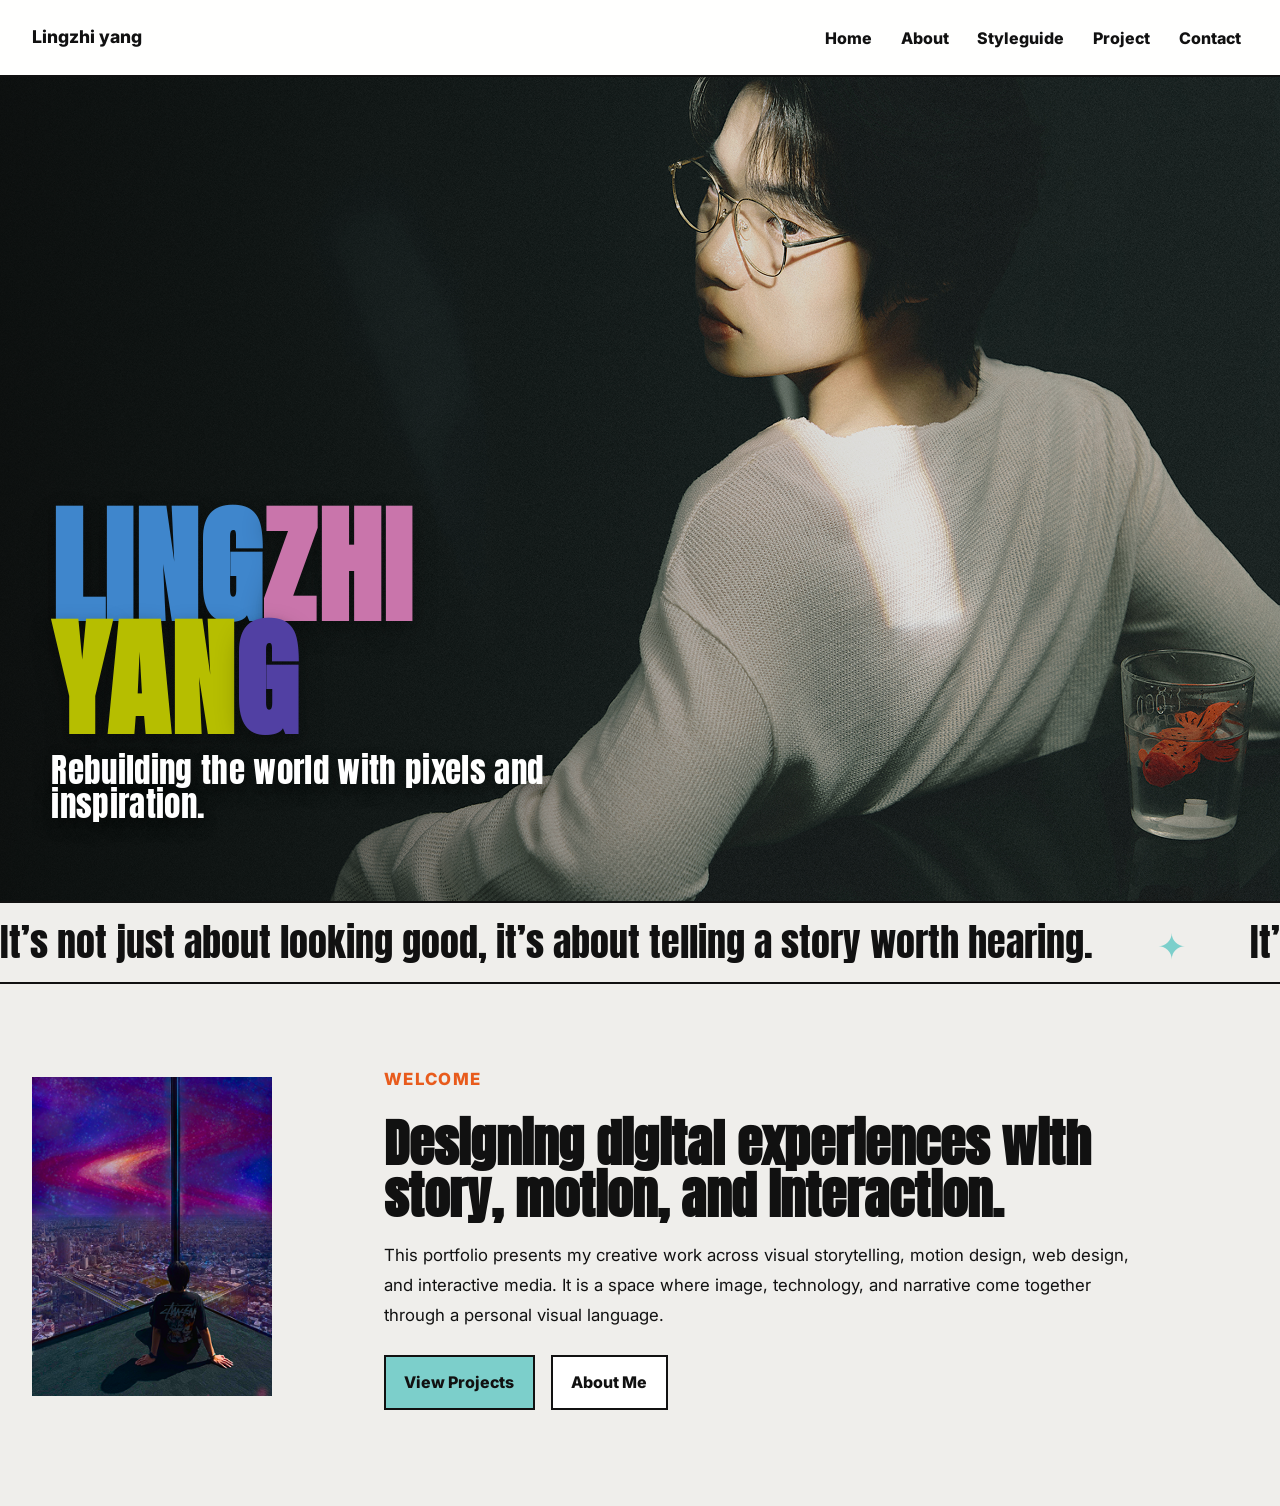
<file: Lingzhi Yang portfolio-styleguide/index.html>
<!DOCTYPE html>
<html lang="en">
<head>
  <meta charset="UTF-8">
  <meta name="viewport" content="width=device-width, initial-scale=1.0">
  <title>Lingzhi Yang | Home</title>
  <link rel="preconnect" href="https://fonts.googleapis.com">
  <link rel="preconnect" href="https://fonts.gstatic.com" crossorigin>
  <link href="https://fonts.googleapis.com/css2?family=Anton&family=Inter:wght@400;500;700;800;900&display=swap" rel="stylesheet">
  <link rel="stylesheet" href="style.css">
</head>
<body>
  <header class="site-header">
    <div class="brand-name">Lingzhi yang</div>
    <nav class="main-nav">
      <a href="index.html">Home</a>
      <a href="about.html">About</a>
      <a href="styleguide.html">Styleguide</a>
      <a href="projects.html">Project</a>
      <a href="contact.html">Contact</a>
    </nav>
  </header>

  <main class="home-page">
    <section class="home-hero">
      <div class="home-hero-image-wrap">
        <img src="img/aboutpage_img1.png" alt="Home portrait image for Lingzhi Yang">
      </div>

      <div class="home-hero-overlay"></div>

      <div class="home-hero-content">
        <h1 class="home-name-block">
          <span class="name-blue">LING</span><span class="name-pink">ZHI</span><br>
          <span class="name-olive">YAN</span><span class="name-purple">G</span>
        </h1>

        <p class="home-hero-title">
          Rebuilding the world with pixels and inspiration.
        </p>
      </div>
    </section>

    <section class="home-marquee-section">
      <div class="marquee-shell">
        <div class="marquee-track">
          <span>It’s not just about looking good, it’s about telling a story worth hearing.</span>
          <span>It’s not just about looking good, it’s about telling a story worth hearing.</span>
          <span>It’s not just about looking good, it’s about telling a story worth hearing.</span>
          <span>It’s not just about looking good, it’s about telling a story worth hearing.</span>
        </div>
      </div>
    </section>

    <section class="home-intro-section">
      <div class="home-intro-grid">
        <div class="home-intro-image">
          <img src="img/aboutpage_img2.png" alt="Creative visual image for home page">
        </div>

        <div class="home-intro-text">
          <p class="intro-label">Welcome</p>
          <h1>Designing digital experiences with story, motion, and interaction.</h1>
          <p>
            This portfolio presents my creative work across visual storytelling, motion design, web design, and interactive media. It is a space where image, technology, and narrative come together through a personal visual language.
          </p>

          <div class="home-button-row">
            <a class="btn btn-primary" href="projects.html">View Projects</a>
            <a class="btn btn-outline" href="about.html">About Me</a>
          </div>
        </div>
      </div>
    </section>
  </main>
</body>
</html>
</file>
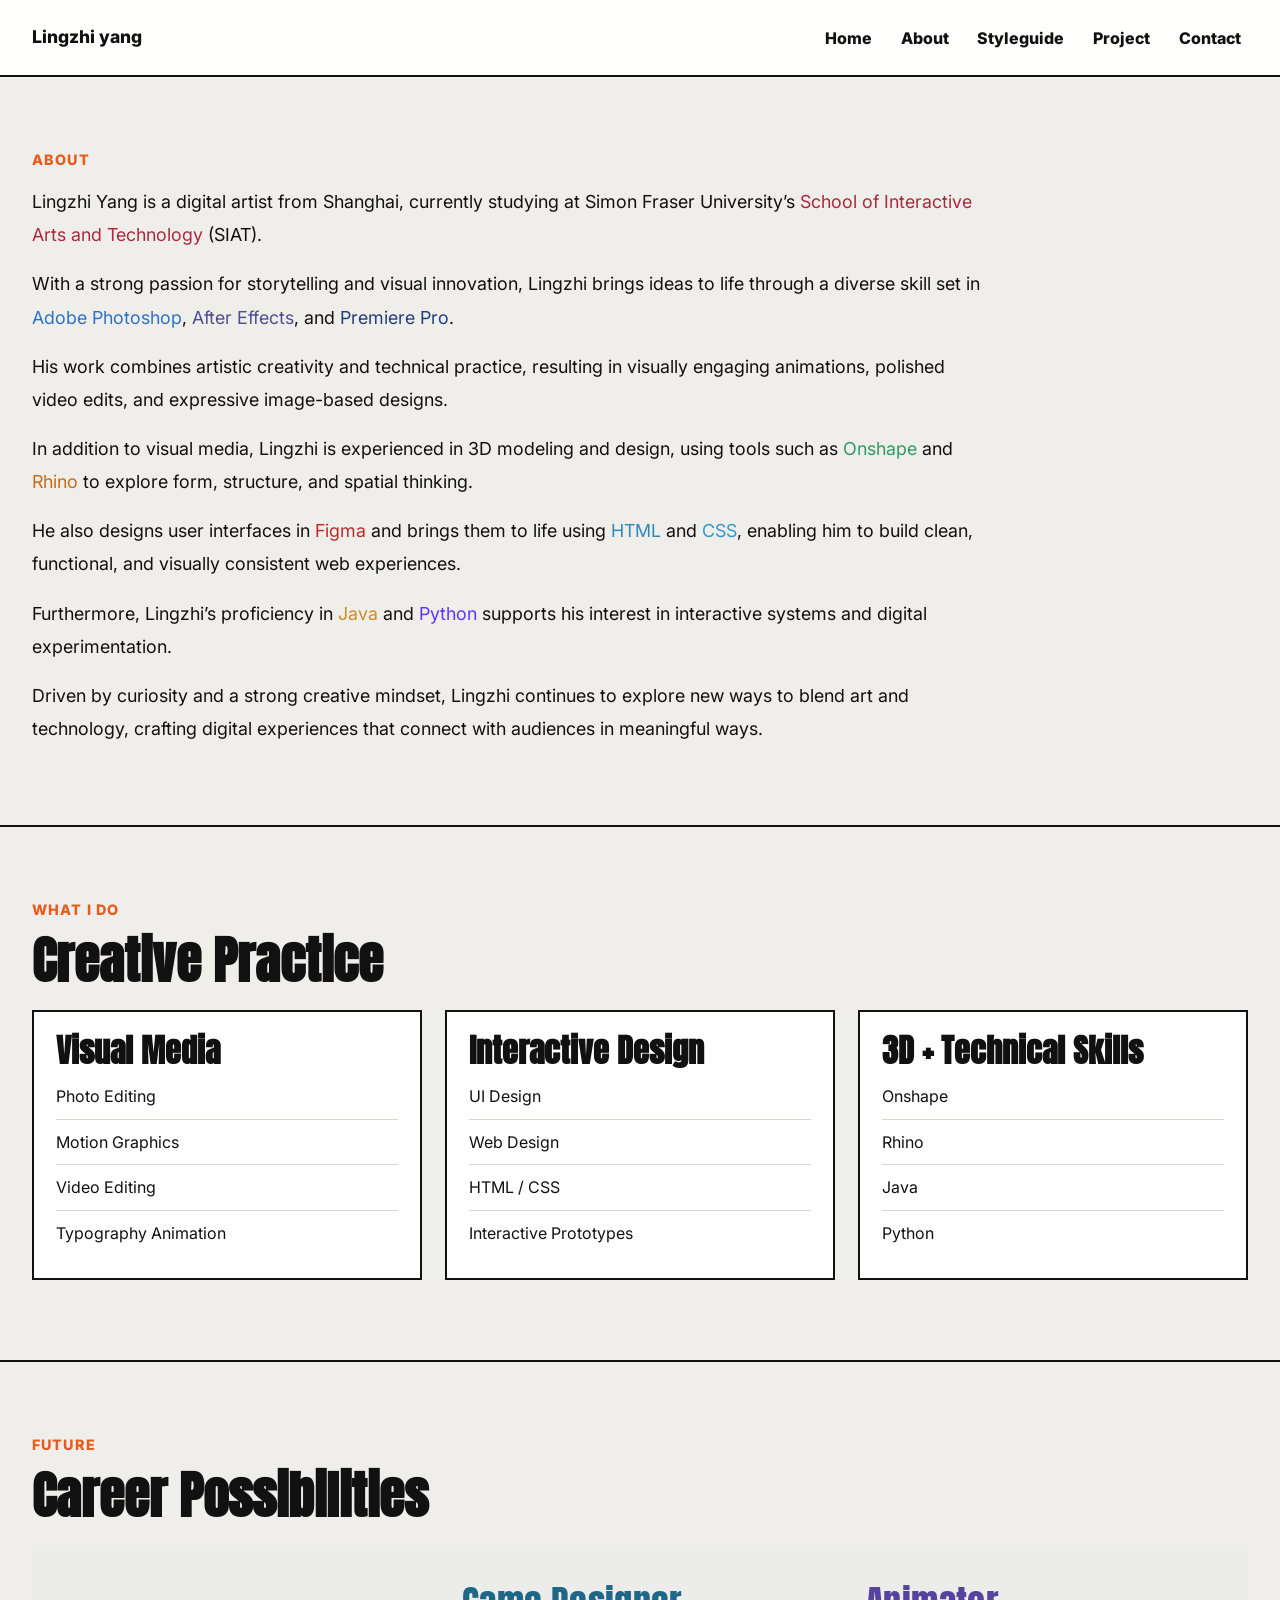
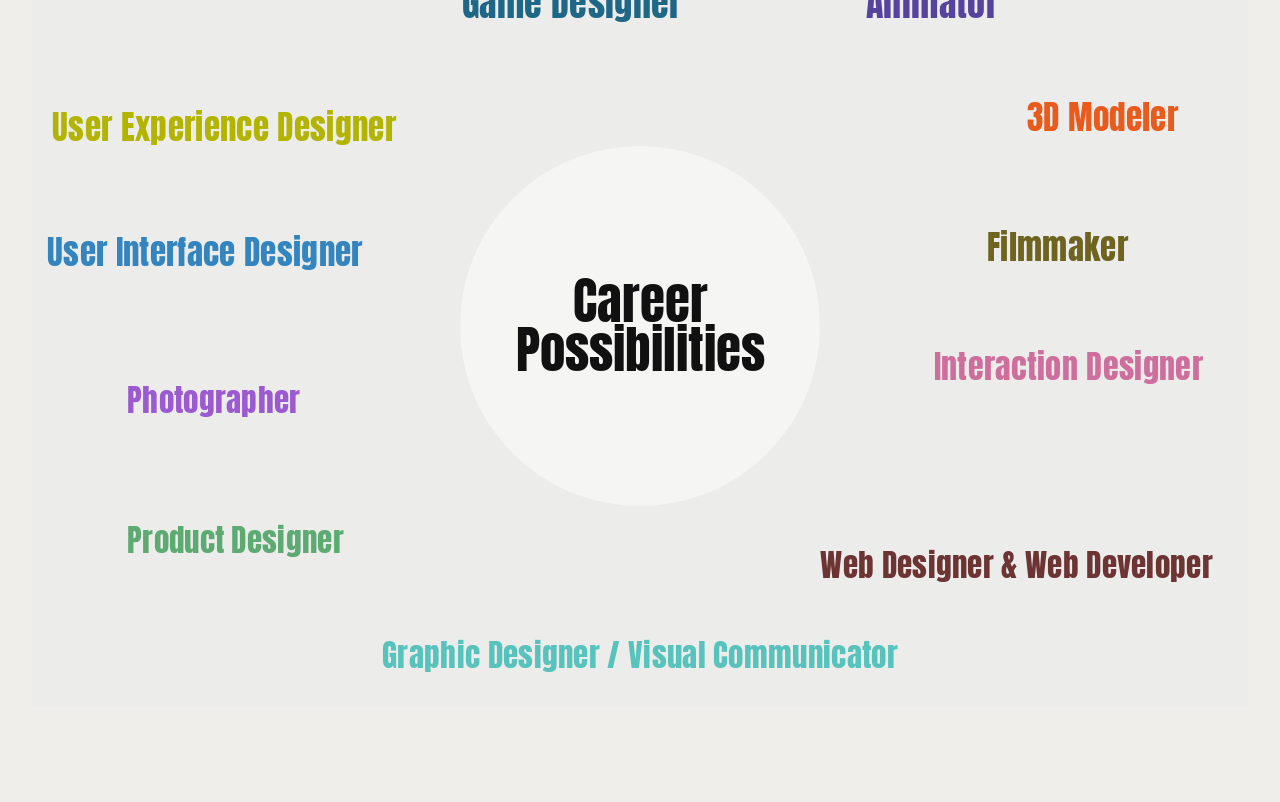
<file: Lingzhi Yang portfolio-styleguide/about.html>
<!DOCTYPE html>
<html lang="en">
<head>
  <meta charset="UTF-8">
  <meta name="viewport" content="width=device-width, initial-scale=1.0">
  <title>Lingzhi Yang | About</title>
  <link rel="preconnect" href="https://fonts.googleapis.com">
  <link rel="preconnect" href="https://fonts.gstatic.com" crossorigin>
  <link href="https://fonts.googleapis.com/css2?family=Anton&family=Inter:wght@400;500;700;800;900&display=swap" rel="stylesheet">
  <link rel="stylesheet" href="style.css">
</head>
<body>
  <header class="site-header">
    <div class="brand-name">Lingzhi yang</div>
    <nav class="main-nav">
      <a href="index.html">Home</a>
      <a href="about.html">About</a>
      <a href="styleguide.html">Styleguide</a>
      <a href="projects.html">Project</a>
      <a href="contact.html">Contact</a>
    </nav>
  </header>

  <main class="about-page">
    <section class="about-intro-section">
    <div class="about-intro-single">
        <p class="about-label">About</p>

        <div class="about-copy">
        <p>
            Lingzhi Yang is a digital artist from Shanghai, currently studying at Simon Fraser University’s 
            <span class="accent-red">School of Interactive Arts and Technology</span> (SIAT).
        </p>

        <p>
            With a strong passion for storytelling and visual innovation, Lingzhi brings ideas to life through a diverse skill set in 
            <span class="accent-blue">Adobe Photoshop</span>, 
            <span class="accent-indigo">After Effects</span>, and 
            <span class="accent-navy">Premiere Pro</span>.
        </p>

        <p>
            His work combines artistic creativity and technical practice, resulting in visually engaging animations, polished video edits, and expressive image-based designs.
        </p>

        <p>
            In addition to visual media, Lingzhi is experienced in 3D modeling and design, using tools such as 
            <span class="accent-green">Onshape</span> and 
            <span class="accent-orange">Rhino</span> to explore form, structure, and spatial thinking.
        </p>

        <p>
            He also designs user interfaces in 
            <span class="accent-red-2">Figma</span> and brings them to life using 
            <span class="accent-sky">HTML</span> and 
            <span class="accent-cyan">CSS</span>, enabling him to build clean, functional, and visually consistent web experiences.
        </p>

        <p>
            Furthermore, Lingzhi’s proficiency in 
            <span class="accent-gold">Java</span> and 
            <span class="accent-violet">Python</span> supports his interest in interactive systems and digital experimentation.
        </p>

        <p>
            Driven by curiosity and a strong creative mindset, Lingzhi continues to explore new ways to blend art and technology, crafting digital experiences that connect with audiences in meaningful ways.
        </p>
        </div>
    </div>
    </section>

    <section class="about-skills-section">
      <div class="about-section-heading">
        <p class="about-label">What I Do</p>
        <h2>Creative Practice</h2>
      </div>

      <div class="about-skills-grid">
        <article class="about-card">
          <h3>Visual Media</h3>
          <ul>
            <li>Photo Editing</li>
            <li>Motion Graphics</li>
            <li>Video Editing</li>
            <li>Typography Animation</li>
          </ul>
        </article>

        <article class="about-card">
          <h3>Interactive Design</h3>
          <ul>
            <li>UI Design</li>
            <li>Web Design</li>
            <li>HTML / CSS</li>
            <li>Interactive Prototypes</li>
          </ul>
        </article>

        <article class="about-card">
          <h3>3D + Technical Skills</h3>
          <ul>
            <li>Onshape</li>
            <li>Rhino</li>
            <li>Java</li>
            <li>Python</li>
          </ul>
        </article>
      </div>
    </section>

    <section class="about-career-section">
      <div class="about-section-heading">
        <p class="about-label">Future</p>
        <h2>Career Possibilities</h2>
      </div>

      <div class="career-cloud">
        <div class="career-center">Career<br>Possibilities</div>

        <span class="career-item c1">Game Designer</span>
        <span class="career-item c2">Animator</span>
        <span class="career-item c3">3D Modeler</span>
        <span class="career-item c4">Filmmaker</span>
        <span class="career-item c5">Interaction Designer</span>
        <span class="career-item c6">Web Designer & Web Developer</span>
        <span class="career-item c7">Graphic Designer / Visual Communicator</span>
        <span class="career-item c8">Product Designer</span>
        <span class="career-item c9">Photographer</span>
        <span class="career-item c10">User Interface Designer</span>
        <span class="career-item c11">User Experience Designer</span>
      </div>
    </section>
  </main>
</body>
</html>
</file>
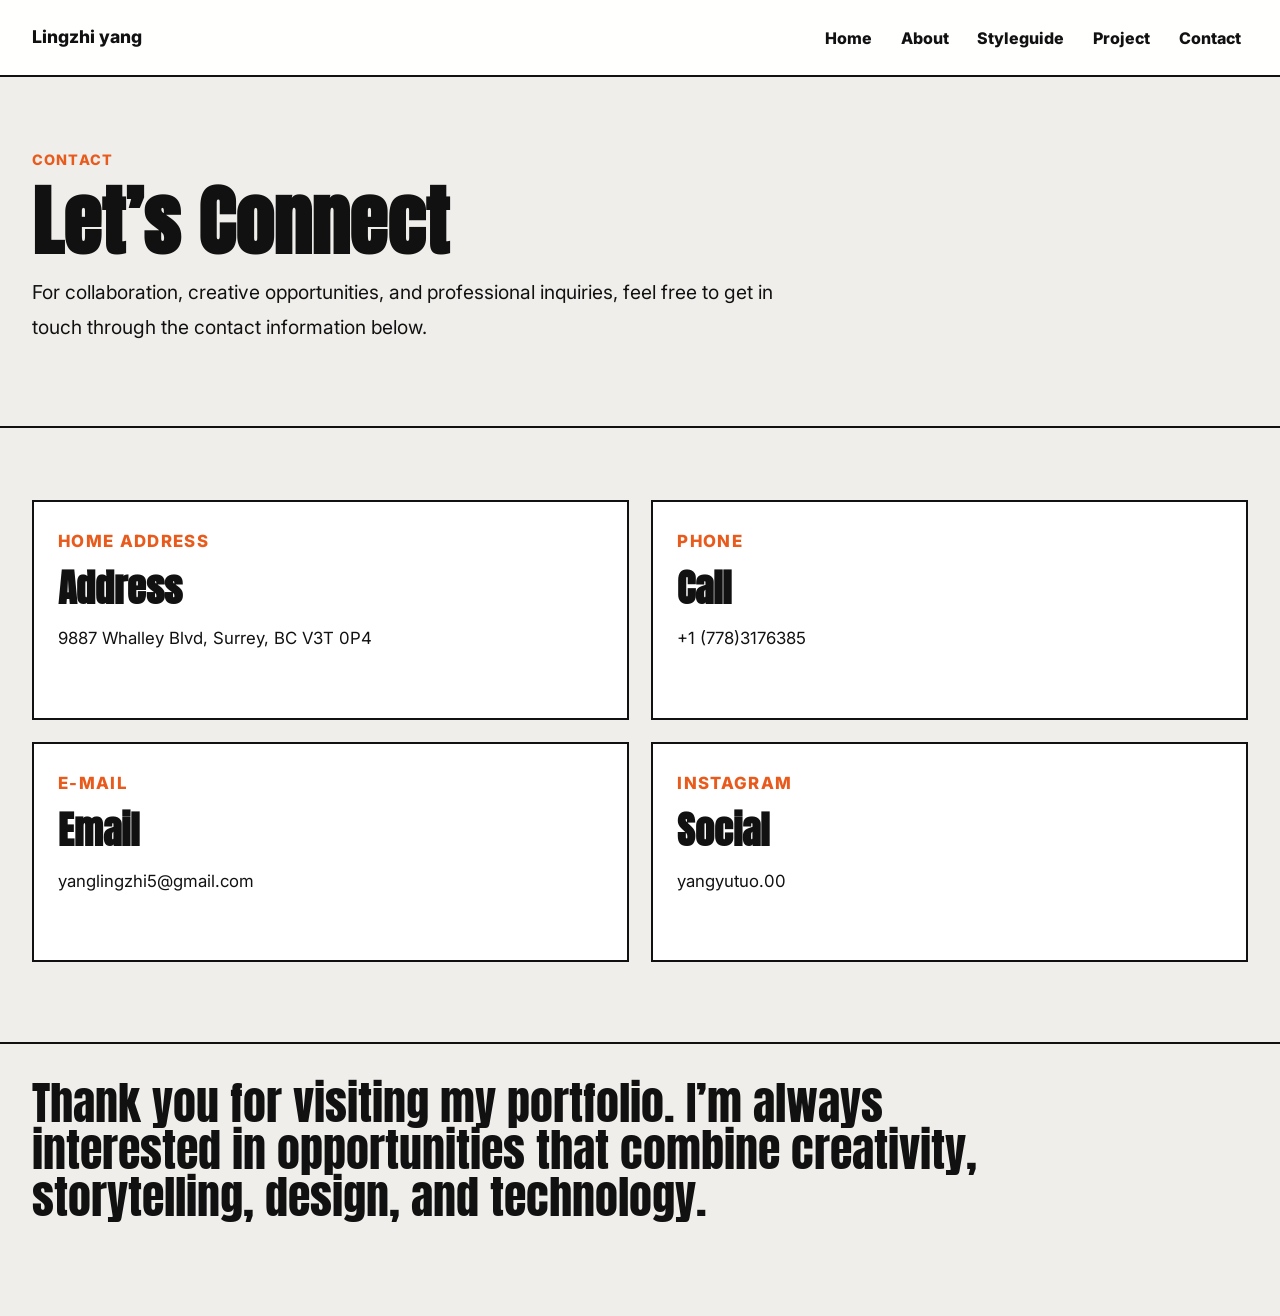
<file: Lingzhi Yang portfolio-styleguide/contact.html>
<!DOCTYPE html>
<html lang="en">
<head>
  <meta charset="UTF-8">
  <meta name="viewport" content="width=device-width, initial-scale=1.0">
  <title>Lingzhi Yang | Contact</title>
  <link rel="preconnect" href="https://fonts.googleapis.com">
  <link rel="preconnect" href="https://fonts.gstatic.com" crossorigin>
  <link href="https://fonts.googleapis.com/css2?family=Anton&family=Inter:wght@400;500;700;800;900&display=swap" rel="stylesheet">
  <link rel="stylesheet" href="style.css">
</head>
<body>
  <header class="site-header">
    <div class="brand-name">Lingzhi yang</div>
    <nav class="main-nav">
      <a href="index.html">Home</a>
      <a href="about.html">About</a>
      <a href="styleguide.html">Styleguide</a>
      <a href="projects.html">Project</a>
      <a href="contact.html">Contact</a>
    </nav>
  </header>

  <main class="contact-page">
    <section class="contact-hero-section">
      <div class="contact-hero-grid">
        <div class="contact-hero-left">
          <p class="about-label">Contact</p>
          <h1>Let’s Connect</h1>
          <p class="contact-lead">
            For collaboration, creative opportunities, and professional inquiries, feel free to get in touch through the contact information below.
          </p>
        </div>


      </div>
    </section>

    <section class="contact-info-section">
      <div class="contact-info-grid">
        <article class="contact-card">
          <p class="contact-label">Home Address</p>
          <h2>Address</h2>
          <p>9887 Whalley Blvd, Surrey, BC V3T 0P4</p>
        </article>

        <article class="contact-card">
          <p class="contact-label">Phone</p>
          <h2>Call</h2>
          <p><a href="tel:+17783176385">+1 (778)3176385</a></p>
        </article>

        <article class="contact-card">
          <p class="contact-label">E-mail</p>
          <h2>Email</h2>
          <p><a href="mailto:yanglingzhi5@gmail.com">yanglingzhi5@gmail.com</a></p>
        </article>

        <article class="contact-card">
          <p class="contact-label">Instagram</p>
          <h2>Social</h2>
          <p>
            <a href="https://www.instagram.com/yangyutuo.00/" target="_blank">
              yangyutuo.00
            </a>
          </p>
        </article>
      </div>
    </section>

    <section class="contact-closing-section">
      <div class="contact-closing-box">
        <p class="contact-closing-text">
          Thank you for visiting my portfolio. I’m always interested in opportunities that combine creativity, storytelling, design, and technology.
        </p>
      </div>
    </section>
  </main>
</body>
</html>
</file>
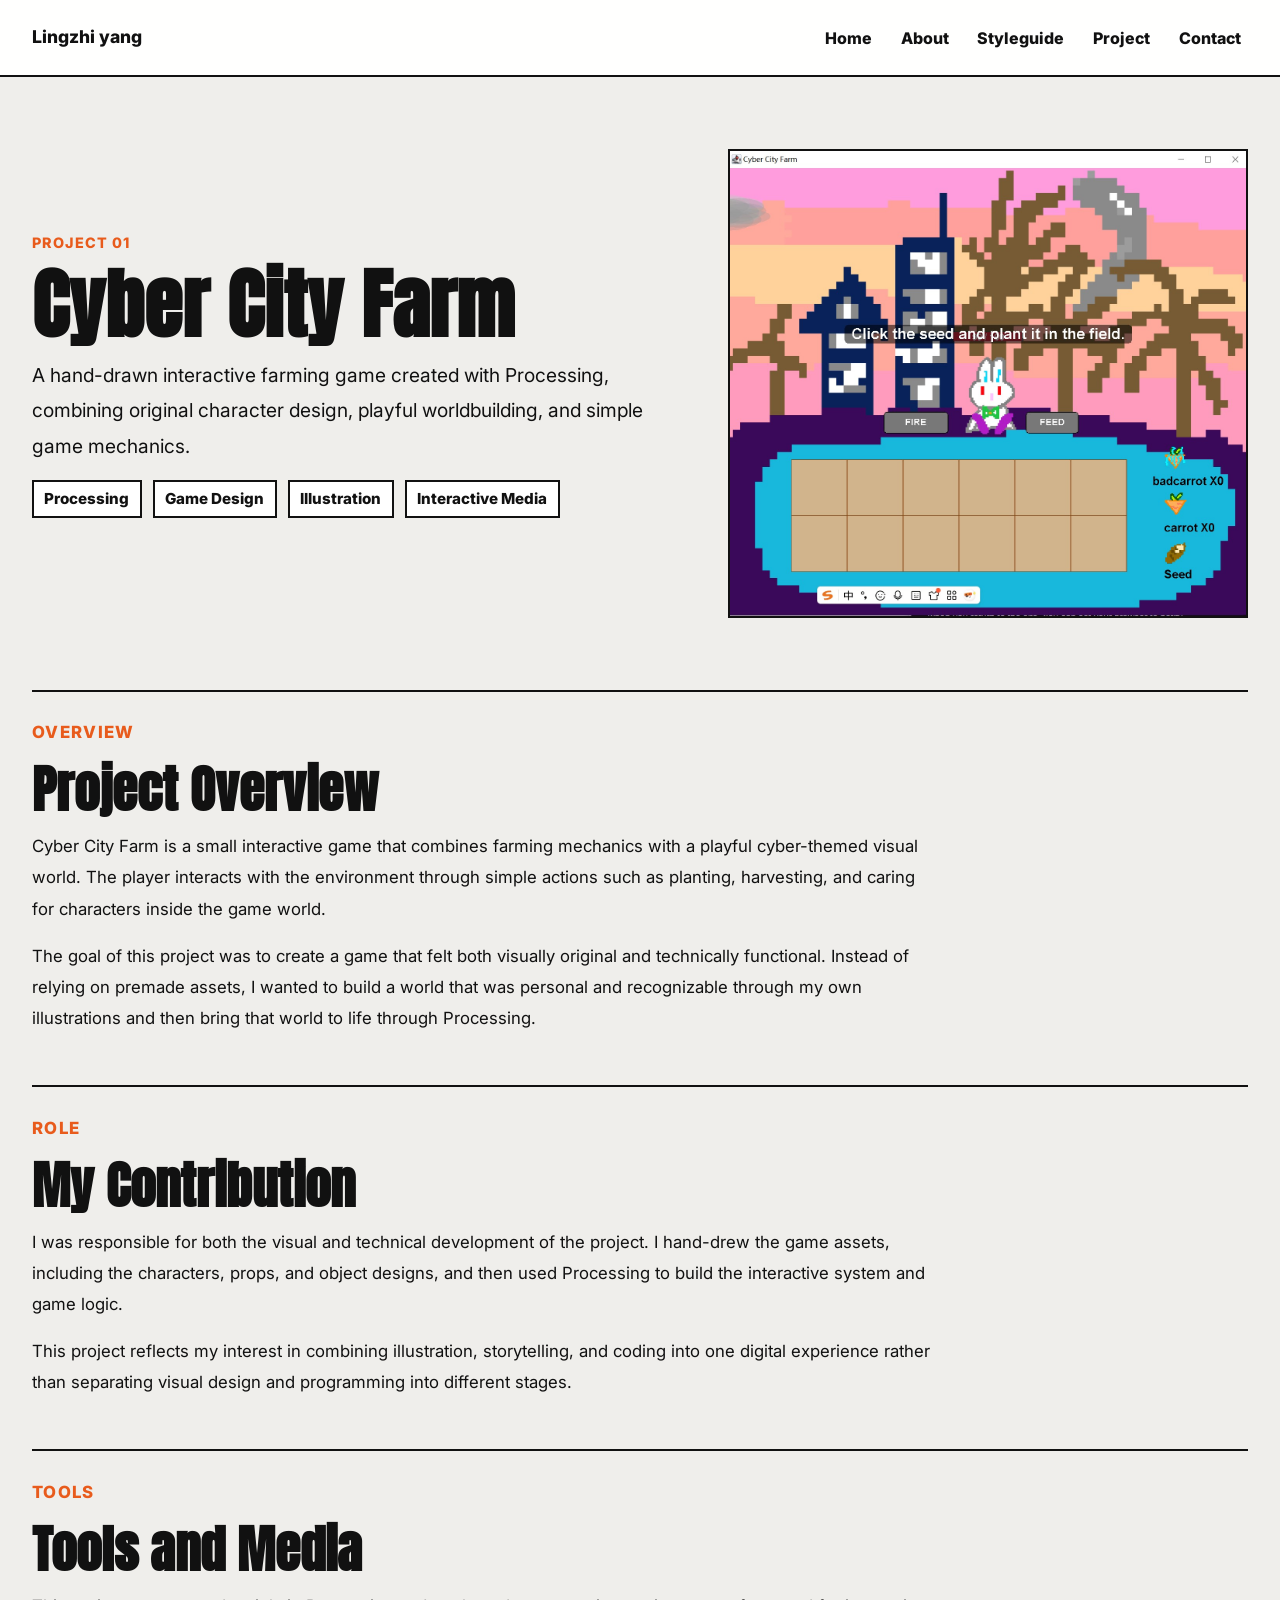
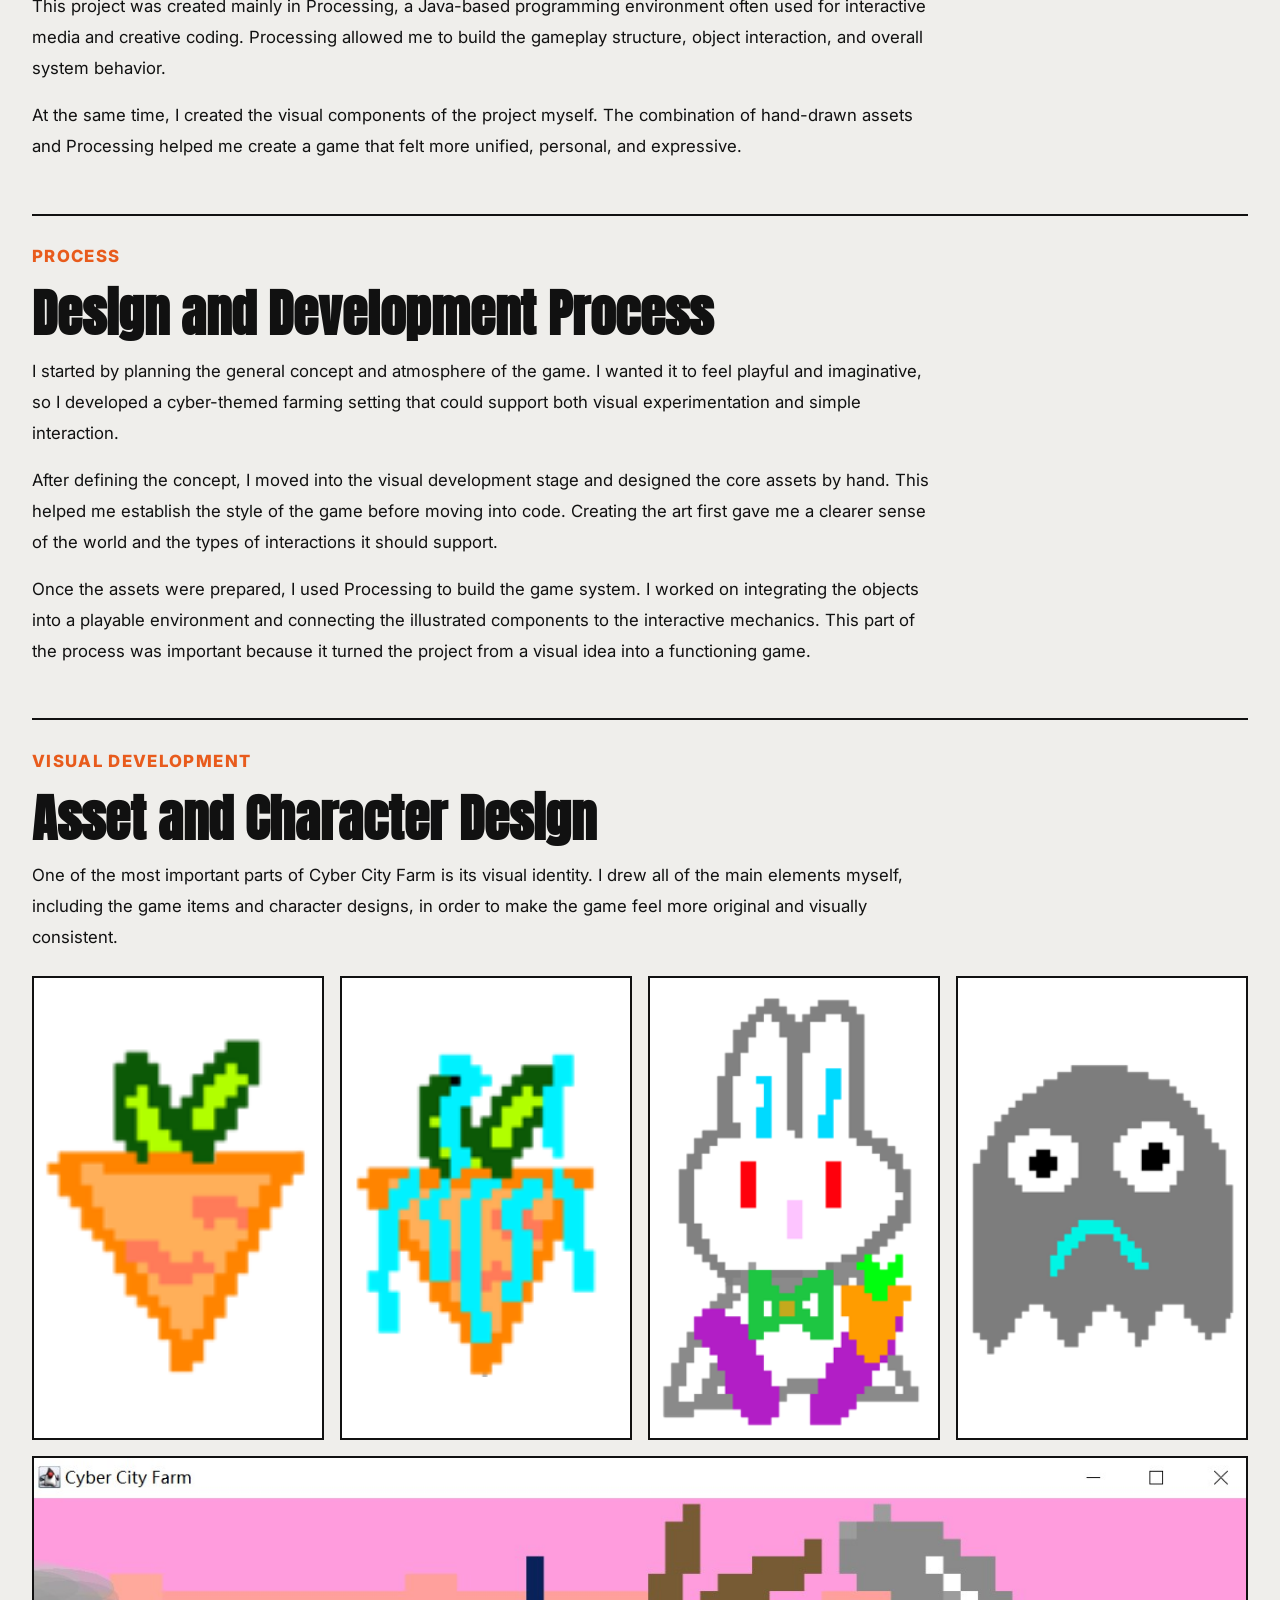
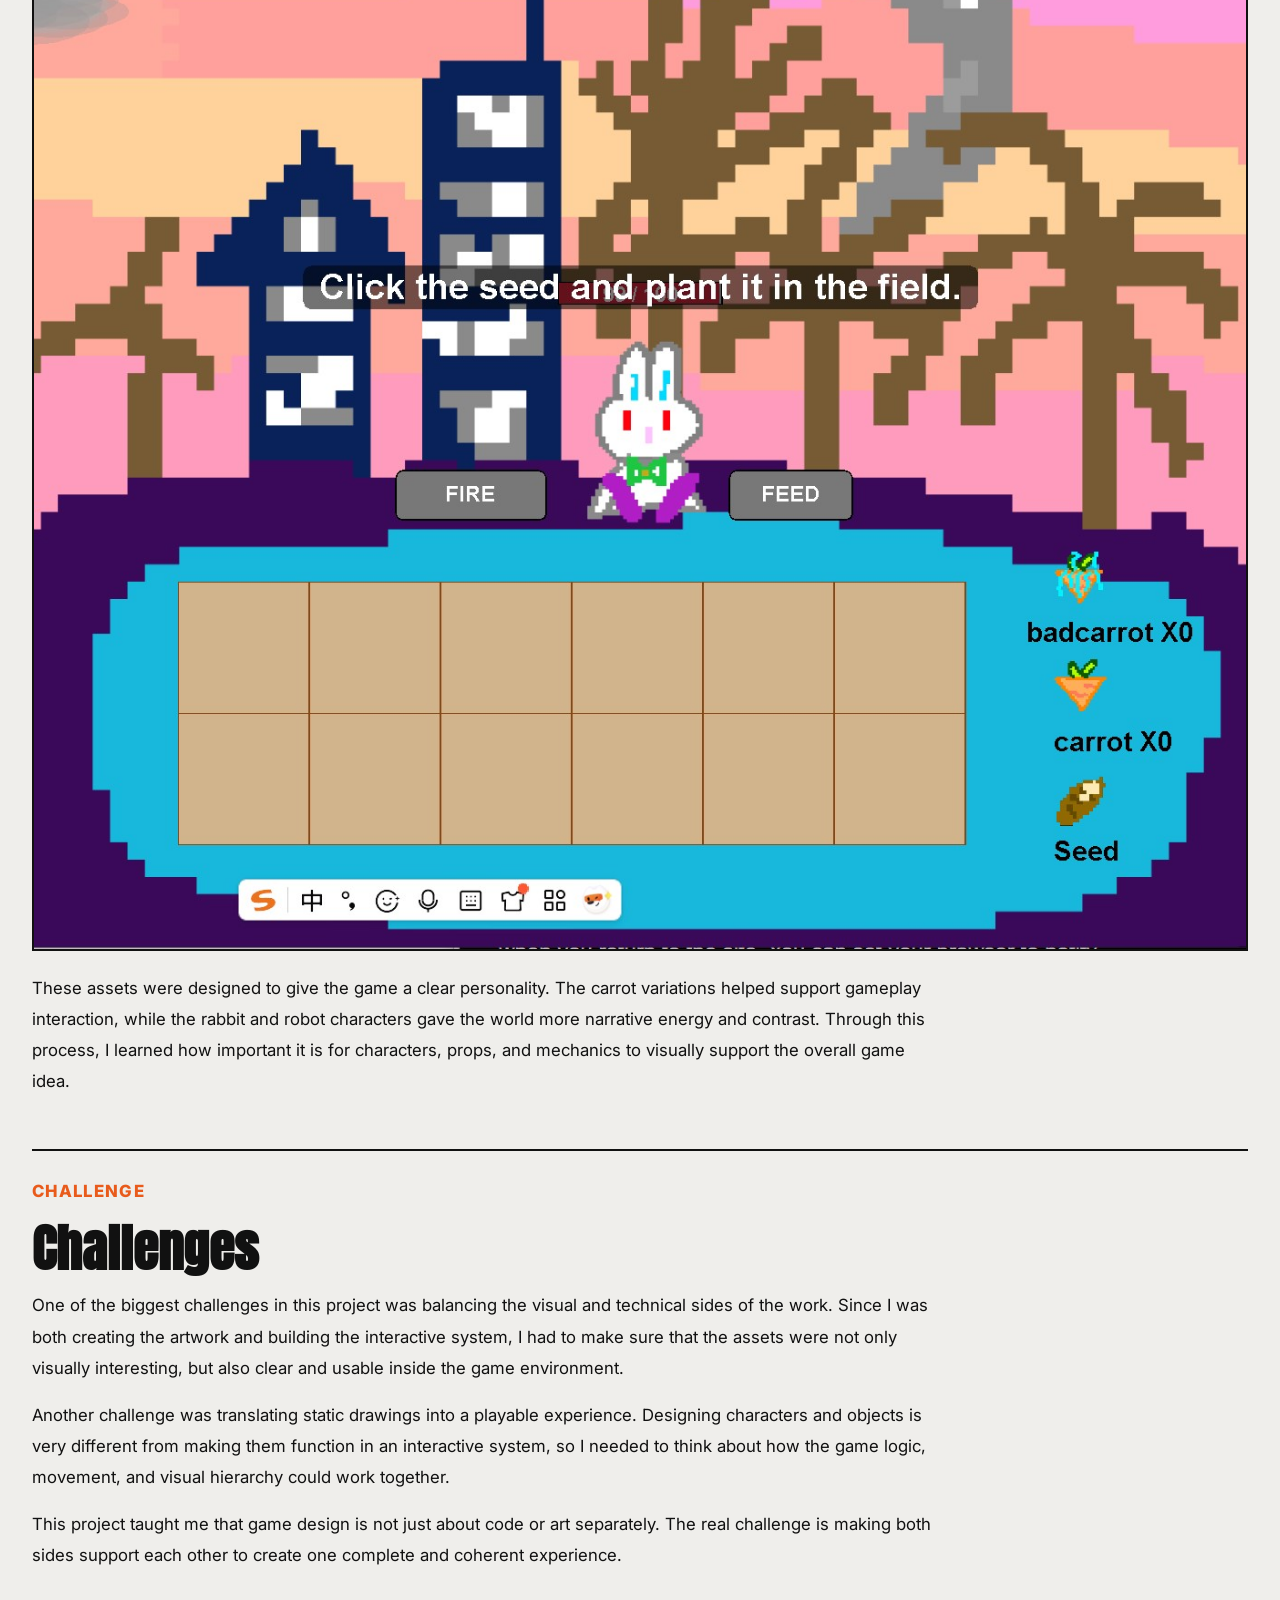
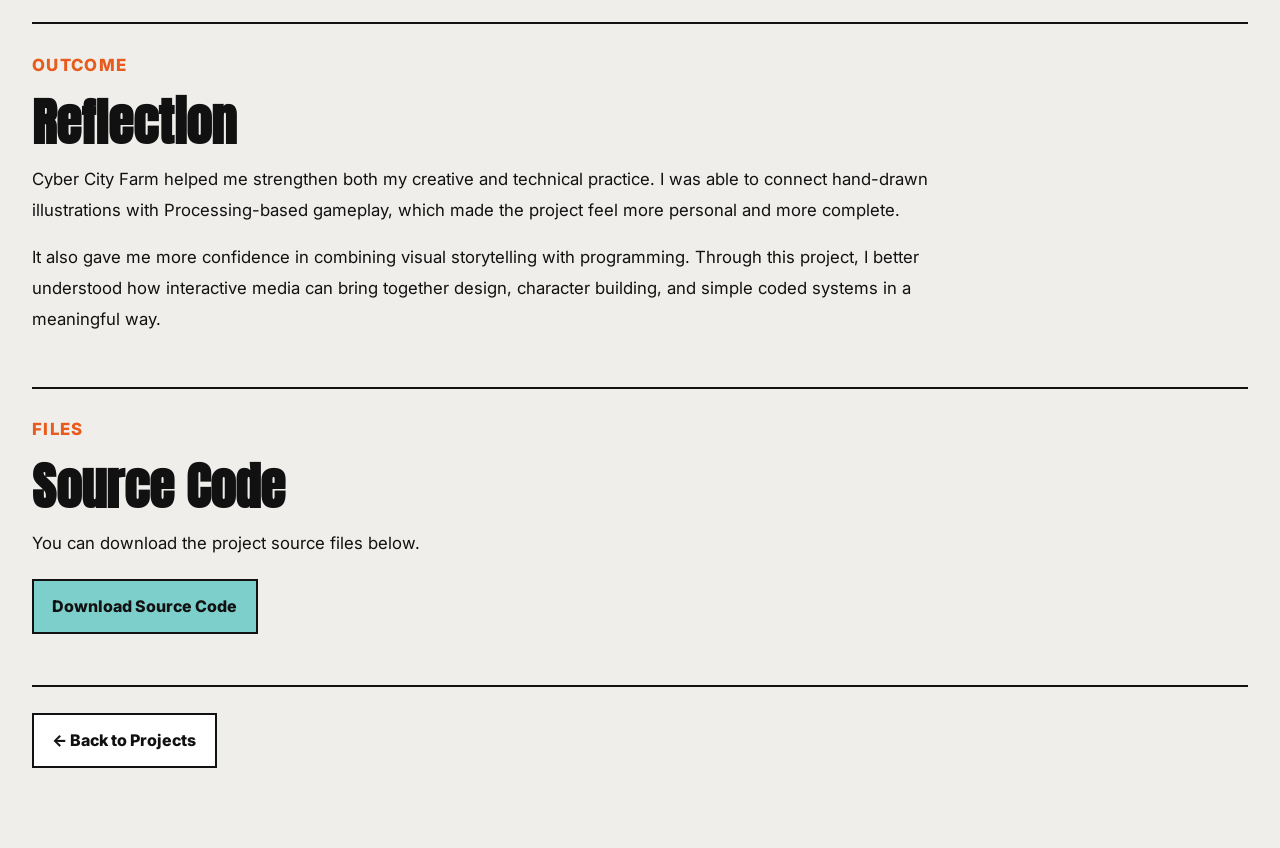
<file: Lingzhi Yang portfolio-styleguide/cybercityfarm.html>
<!DOCTYPE html>
<html lang="en">
<head>
  <meta charset="UTF-8">
  <meta name="viewport" content="width=device-width, initial-scale=1.0">
  <title>Lingzhi Yang | Cyber City Farm</title>
  <link rel="preconnect" href="https://fonts.googleapis.com">
  <link rel="preconnect" href="https://fonts.gstatic.com" crossorigin>
  <link href="https://fonts.googleapis.com/css2?family=Anton&family=Inter:wght@400;500;700;800;900&display=swap" rel="stylesheet">
  <link rel="stylesheet" href="style.css">
</head>
<body>
  <header class="site-header">
    <div class="brand-name">Lingzhi yang</div>
    <nav class="main-nav">
      <a href="index.html">Home</a>
      <a href="about.html">About</a>
      <a href="styleguide.html">Styleguide</a>
      <a href="projects.html">Project</a>
      <a href="contact.html">Contact</a>
    </nav>
  </header>

  <main class="project-detail-page">
    <section class="project-detail-hero">
      <div class="project-detail-hero-grid">
        <div class="project-detail-hero-text">
          <p class="about-label">Project 01</p>
          <h1>Cyber City Farm</h1>
          <p class="project-detail-lead">
            A hand-drawn interactive farming game created with Processing, combining original character design, playful worldbuilding, and simple game mechanics.
          </p>

          <div class="project-tag-row">
            <span class="project-tag">Processing</span>
            <span class="project-tag">Game Design</span>
            <span class="project-tag">Illustration</span>
            <span class="project-tag">Interactive Media</span>
          </div>
        </div>

        <div class="project-detail-hero-image">
          <img src="img/Project_one_1.jpg" alt="Cyber City Farm gameplay screenshot">
        </div>
      </div>
    </section>

    <section class="project-detail-section">
      <div class="project-detail-content">
        <p class="about-label">Overview</p>
        <h2>Project Overview</h2>
        <p>
          Cyber City Farm is a small interactive game that combines farming mechanics with a playful cyber-themed visual world. The player interacts with the environment through simple actions such as planting, harvesting, and caring for characters inside the game world.
        </p>
        <p>
          The goal of this project was to create a game that felt both visually original and technically functional. Instead of relying on premade assets, I wanted to build a world that was personal and recognizable through my own illustrations and then bring that world to life through Processing.
        </p>
      </div>
    </section>

    <section class="project-detail-section">
      <div class="project-detail-content">
        <p class="about-label">Role</p>
        <h2>My Contribution</h2>
        <p>
          I was responsible for both the visual and technical development of the project. I hand-drew the game assets, including the characters, props, and object designs, and then used Processing to build the interactive system and game logic.
        </p>
        <p>
          This project reflects my interest in combining illustration, storytelling, and coding into one digital experience rather than separating visual design and programming into different stages.
        </p>
      </div>
    </section>

    <section class="project-detail-section">
      <div class="project-detail-content">
        <p class="about-label">Tools</p>
        <h2>Tools and Media</h2>
        <p>
          This project was created mainly in Processing, a Java-based programming environment often used for interactive media and creative coding. Processing allowed me to build the gameplay structure, object interaction, and overall system behavior.
        </p>
        <p>
          At the same time, I created the visual components of the project myself. The combination of hand-drawn assets and Processing helped me create a game that felt more unified, personal, and expressive.
        </p>
      </div>
    </section>

    <section class="project-detail-section">
      <div class="project-detail-content">
        <p class="about-label">Process</p>
        <h2>Design and Development Process</h2>
        <p>
          I started by planning the general concept and atmosphere of the game. I wanted it to feel playful and imaginative, so I developed a cyber-themed farming setting that could support both visual experimentation and simple interaction.
        </p>
        <p>
          After defining the concept, I moved into the visual development stage and designed the core assets by hand. This helped me establish the style of the game before moving into code. Creating the art first gave me a clearer sense of the world and the types of interactions it should support.
        </p>
        <p>
          Once the assets were prepared, I used Processing to build the game system. I worked on integrating the objects into a playable environment and connecting the illustrated components to the interactive mechanics. This part of the process was important because it turned the project from a visual idea into a functioning game.
        </p>
      </div>
    </section>

    <section class="project-detail-section">
      <div class="project-detail-content">
        <p class="about-label">Visual Development</p>
        <h2>Asset and Character Design</h2>
        <p>
          One of the most important parts of Cyber City Farm is its visual identity. I drew all of the main elements myself, including the game items and character designs, in order to make the game feel more original and visually consistent.
        </p>

        <div class="project-gallery">
          <div class="project-gallery-item">
            <img src="img/gamecarrot.png" alt="Normal carrot asset from Cyber City Farm">
          </div>

          <div class="project-gallery-item">
            <img src="img/badcarrot.png" alt="Bad carrot asset from Cyber City Farm">
          </div>

          <div class="project-gallery-item">
            <img src="img/carrotrabbit.png" alt="Rabbit character design from Cyber City Farm">
          </div>

          <div class="project-gallery-item">
            <img src="img/robot.png" alt="Robot enemy design from Cyber City Farm">
          </div>

          <div class="project-gallery-item project-gallery-wide">
            <img src="img/Project_one_1.jpg" alt="Gameplay screenshot of Cyber City Farm">
          </div>
        </div>

        <p>
          These assets were designed to give the game a clear personality. The carrot variations helped support gameplay interaction, while the rabbit and robot characters gave the world more narrative energy and contrast. Through this process, I learned how important it is for characters, props, and mechanics to visually support the overall game idea.
        </p>
      </div>
    </section>

    <section class="project-detail-section">
      <div class="project-detail-content">
        <p class="about-label">Challenge</p>
        <h2>Challenges</h2>
        <p>
          One of the biggest challenges in this project was balancing the visual and technical sides of the work. Since I was both creating the artwork and building the interactive system, I had to make sure that the assets were not only visually interesting, but also clear and usable inside the game environment.
        </p>
        <p>
          Another challenge was translating static drawings into a playable experience. Designing characters and objects is very different from making them function in an interactive system, so I needed to think about how the game logic, movement, and visual hierarchy could work together.
        </p>
        <p>
          This project taught me that game design is not just about code or art separately. The real challenge is making both sides support each other to create one complete and coherent experience.
        </p>
      </div>
    </section>

    <section class="project-detail-section">
      <div class="project-detail-content">
        <p class="about-label">Outcome</p>
        <h2>Reflection</h2>
        <p>
          Cyber City Farm helped me strengthen both my creative and technical practice. I was able to connect hand-drawn illustrations with Processing-based gameplay, which made the project feel more personal and more complete.
        </p>
        <p>
          It also gave me more confidence in combining visual storytelling with programming. Through this project, I better understood how interactive media can bring together design, character building, and simple coded systems in a meaningful way.
        </p>
      </div>
    </section>

    <section class="project-detail-section">
      <div class="project-detail-content">
        <p class="about-label">Files</p>
        <h2>Source Code</h2>
        <p>
          You can download the project source files below.
        </p>

        <div class="project-download-row">
          <a class="btn btn-primary" href="files/CyberCityFarm_Lingzhi_Yang_Project.zip" download>
            Download Source Code
          </a>
        </div>
      </div>
    </section>

    <section class="project-back-section">
      <div class="project-back-inner">
        <a class="btn btn-outline" href="projects.html">← Back to Projects</a>
      </div>
    </section>
  </main>
</body>
</html>
</file>
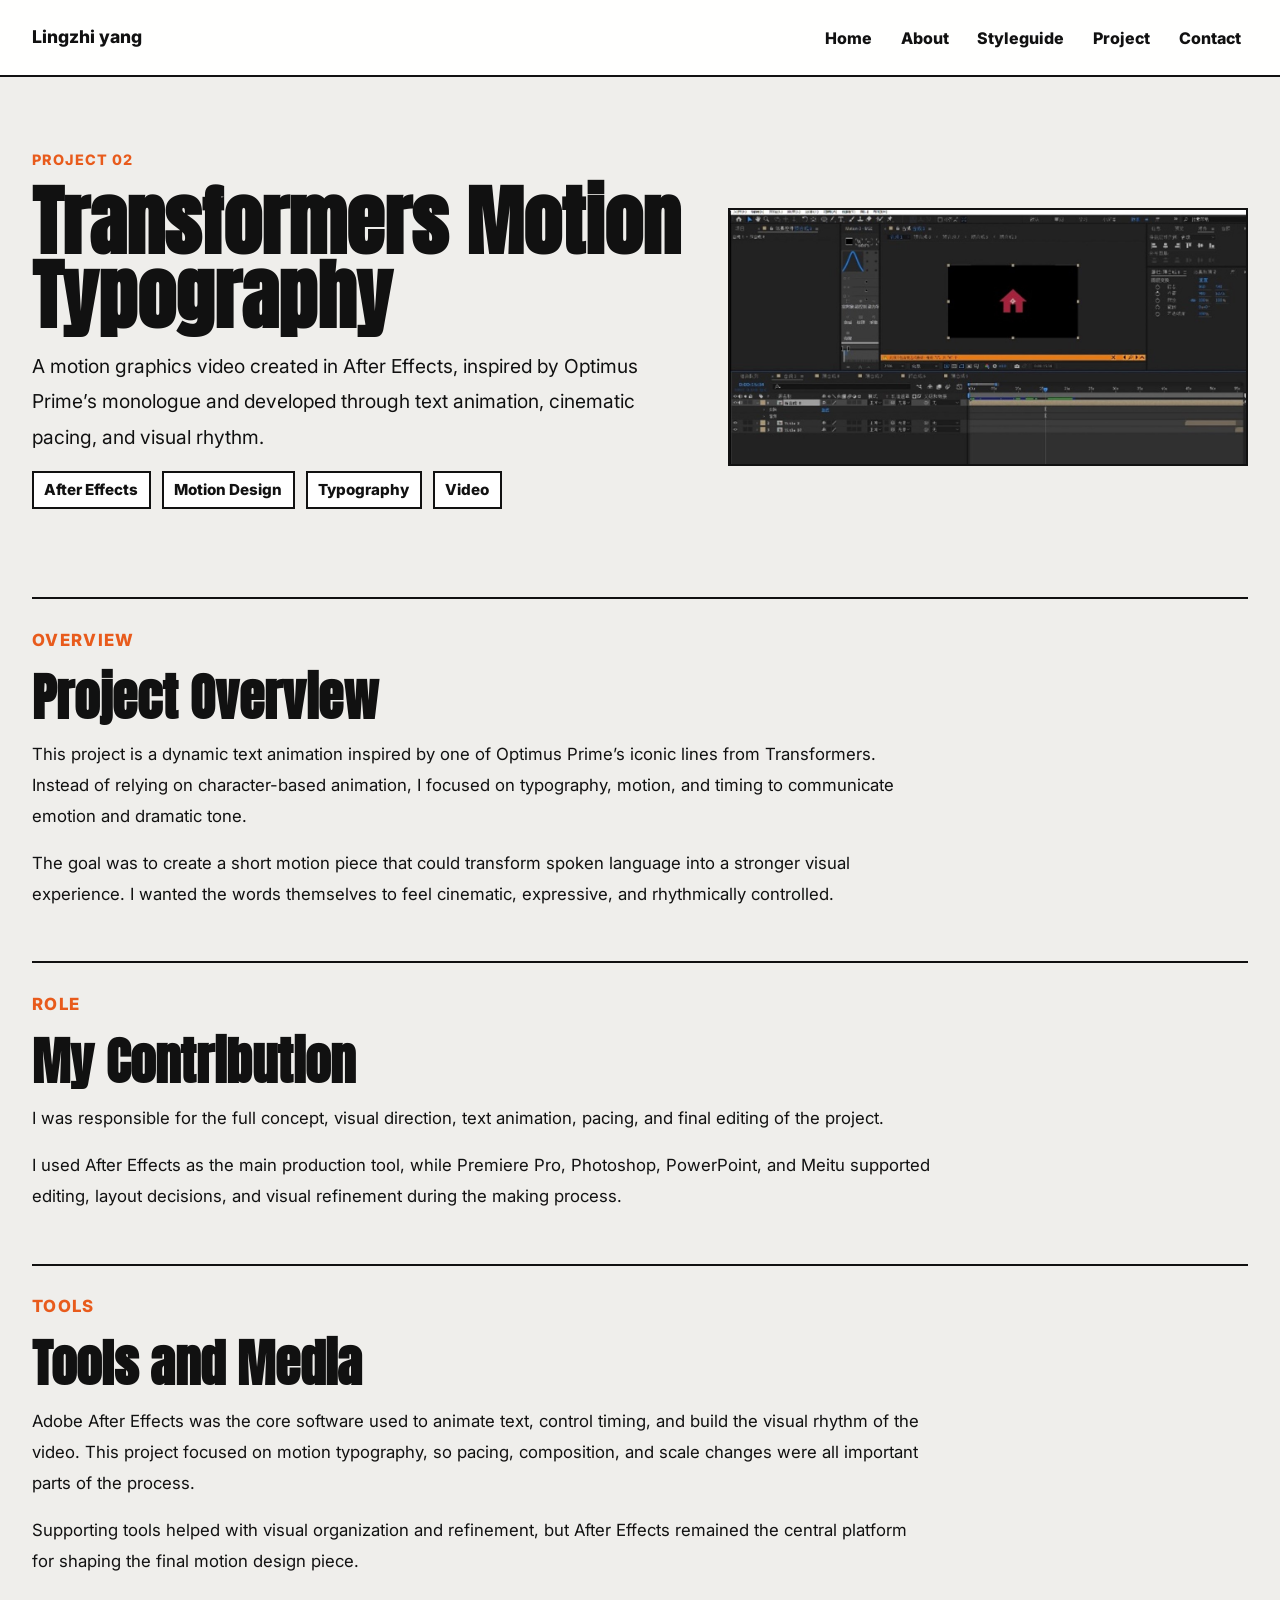
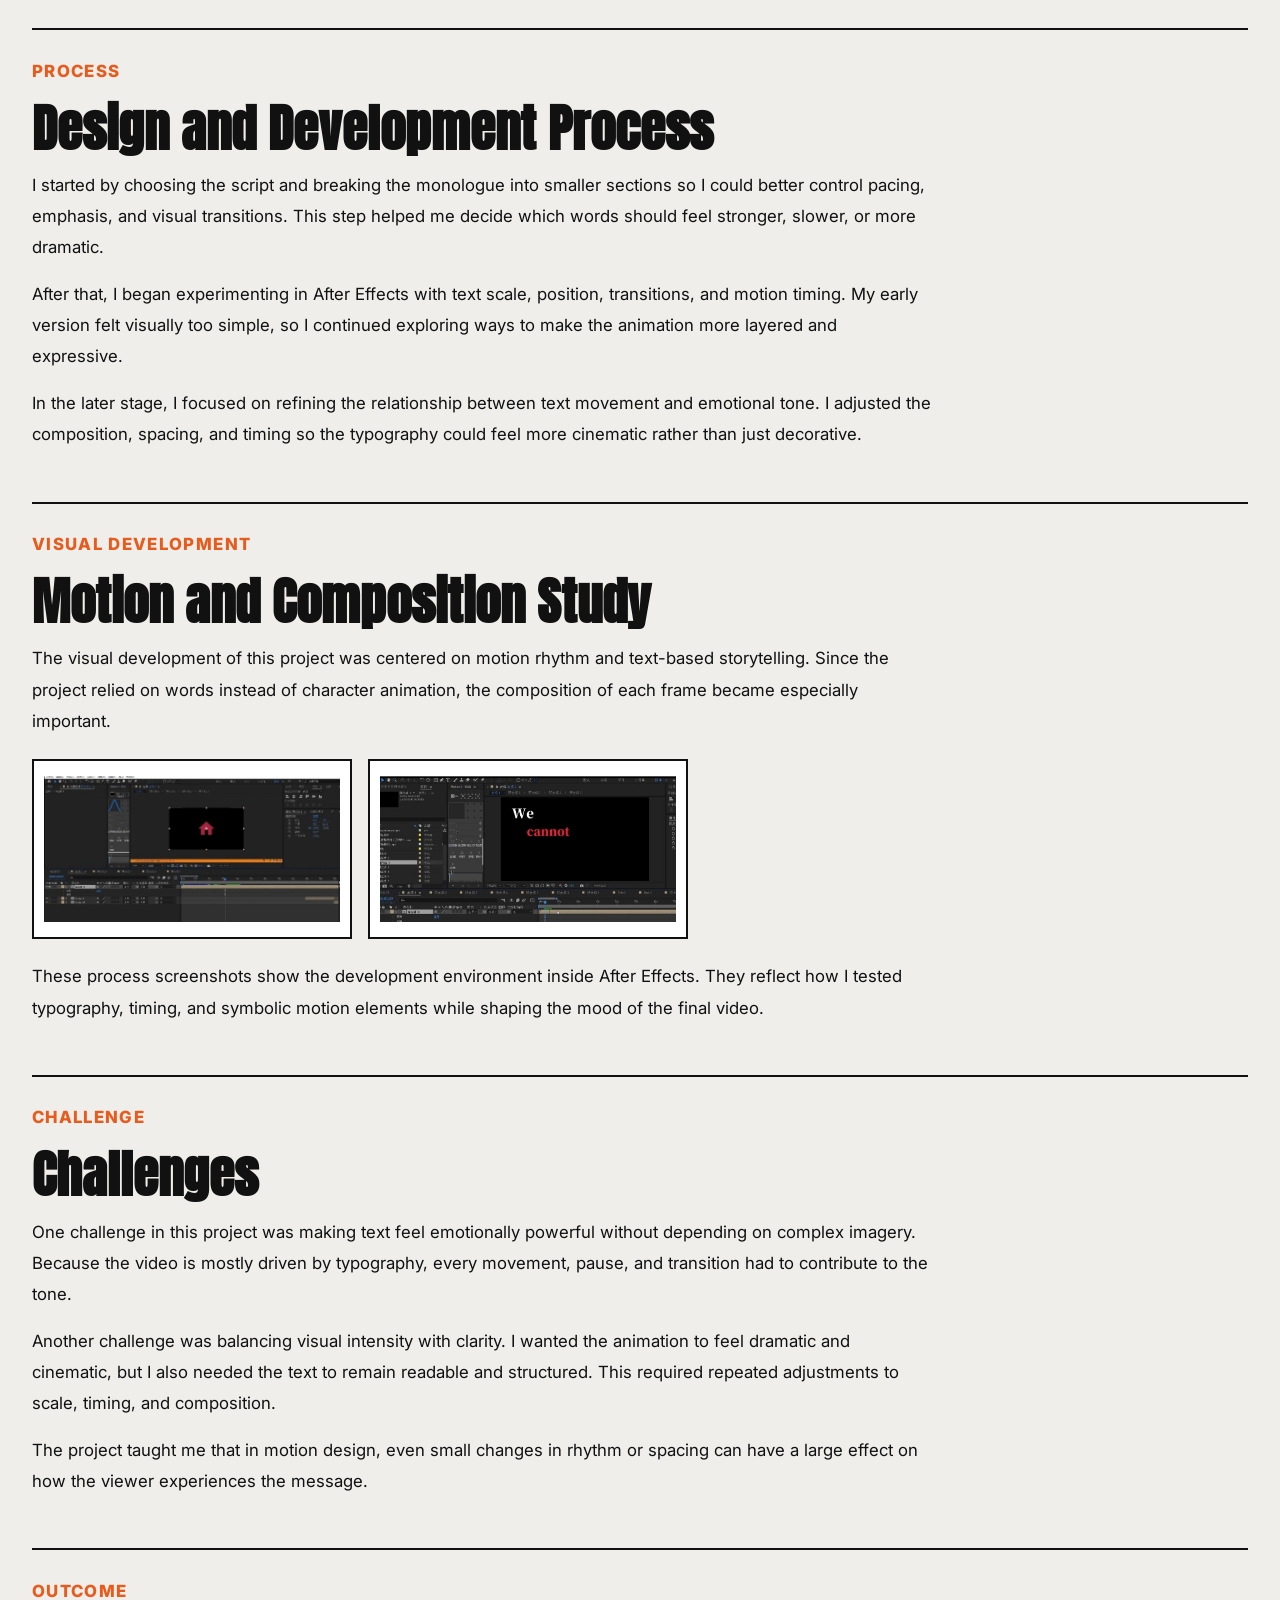
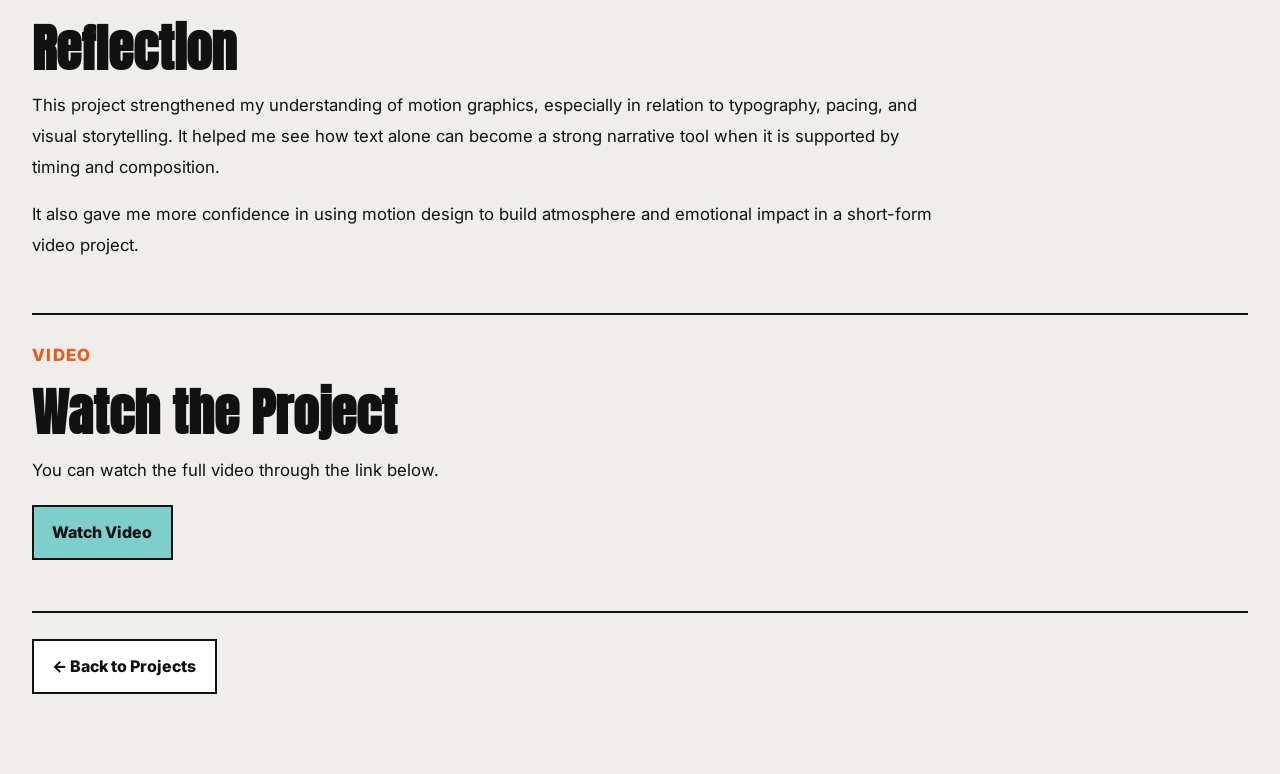
<file: Lingzhi Yang portfolio-styleguide/motiontypography.html>
<!DOCTYPE html>
<html lang="en">
<head>
  <meta charset="UTF-8">
  <meta name="viewport" content="width=device-width, initial-scale=1.0">
  <title>Lingzhi Yang | Transformers Motion Typography</title>
  <link rel="preconnect" href="https://fonts.googleapis.com">
  <link rel="preconnect" href="https://fonts.gstatic.com" crossorigin>
  <link href="https://fonts.googleapis.com/css2?family=Anton&family=Inter:wght@400;500;700;800;900&display=swap" rel="stylesheet">
  <link rel="stylesheet" href="style.css">
</head>
<body>
  <header class="site-header">
    <div class="brand-name">Lingzhi yang</div>
    <nav class="main-nav">
      <a href="index.html">Home</a>
      <a href="about.html">About</a>
      <a href="styleguide.html">Styleguide</a>
      <a href="projects.html">Project</a>
      <a href="contact.html">Contact</a>
    </nav>
  </header>

  <main class="project-detail-page">
    <section class="project-detail-hero">
      <div class="project-detail-hero-grid">
        <div class="project-detail-hero-text">
          <p class="about-label">Project 02</p>
          <h1>Transformers Motion Typography</h1>
          <p class="project-detail-lead">
            A motion graphics video created in After Effects, inspired by Optimus Prime’s monologue and developed through text animation, cinematic pacing, and visual rhythm.
          </p>

          <div class="project-tag-row">
            <span class="project-tag">After Effects</span>
            <span class="project-tag">Motion Design</span>
            <span class="project-tag">Typography</span>
            <span class="project-tag">Video</span>
          </div>
        </div>

        <div class="project-detail-hero-image">
          <img src="img/project2_AE.jpg" alt="Transformers Motion Typography screenshot">
        </div>
      </div>
    </section>

    <section class="project-detail-section">
      <div class="project-detail-content">
        <p class="about-label">Overview</p>
        <h2>Project Overview</h2>
        <p>
          This project is a dynamic text animation inspired by one of Optimus Prime’s iconic lines from Transformers. Instead of relying on character-based animation, I focused on typography, motion, and timing to communicate emotion and dramatic tone.
        </p>
        <p>
          The goal was to create a short motion piece that could transform spoken language into a stronger visual experience. I wanted the words themselves to feel cinematic, expressive, and rhythmically controlled.
        </p>
      </div>
    </section>

    <section class="project-detail-section">
      <div class="project-detail-content">
        <p class="about-label">Role</p>
        <h2>My Contribution</h2>
        <p>
          I was responsible for the full concept, visual direction, text animation, pacing, and final editing of the project.
        </p>
        <p>
          I used After Effects as the main production tool, while Premiere Pro, Photoshop, PowerPoint, and Meitu supported editing, layout decisions, and visual refinement during the making process.
        </p>
      </div>
    </section>

    <section class="project-detail-section">
      <div class="project-detail-content">
        <p class="about-label">Tools</p>
        <h2>Tools and Media</h2>
        <p>
          Adobe After Effects was the core software used to animate text, control timing, and build the visual rhythm of the video. This project focused on motion typography, so pacing, composition, and scale changes were all important parts of the process.
        </p>
        <p>
          Supporting tools helped with visual organization and refinement, but After Effects remained the central platform for shaping the final motion design piece.
        </p>
      </div>
    </section>

    <section class="project-detail-section">
      <div class="project-detail-content">
        <p class="about-label">Process</p>
        <h2>Design and Development Process</h2>
        <p>
          I started by choosing the script and breaking the monologue into smaller sections so I could better control pacing, emphasis, and visual transitions. This step helped me decide which words should feel stronger, slower, or more dramatic.
        </p>
        <p>
          After that, I began experimenting in After Effects with text scale, position, transitions, and motion timing. My early version felt visually too simple, so I continued exploring ways to make the animation more layered and expressive.
        </p>
        <p>
          In the later stage, I focused on refining the relationship between text movement and emotional tone. I adjusted the composition, spacing, and timing so the typography could feel more cinematic rather than just decorative.
        </p>
      </div>
    </section>

    <section class="project-detail-section">
      <div class="project-detail-content">
        <p class="about-label">Visual Development</p>
        <h2>Motion and Composition Study</h2>
        <p>
          The visual development of this project was centered on motion rhythm and text-based storytelling. Since the project relied on words instead of character animation, the composition of each frame became especially important.
        </p>

        <div class="project2-gallery">
          <div class="project2-gallery-item">
            <img src="img/project2_AE.jpg" alt="After Effects working screen showing animated text">
          </div>

          <div class="project2-gallery-item">
            <img src="img/project2_AE2.jpg" alt="After Effects working screen showing house symbol animation">
          </div>
        </div>

        <p>
          These process screenshots show the development environment inside After Effects. They reflect how I tested typography, timing, and symbolic motion elements while shaping the mood of the final video.
        </p>
      </div>
    </section>

    <section class="project-detail-section">
      <div class="project-detail-content">
        <p class="about-label">Challenge</p>
        <h2>Challenges</h2>
        <p>
          One challenge in this project was making text feel emotionally powerful without depending on complex imagery. Because the video is mostly driven by typography, every movement, pause, and transition had to contribute to the tone.
        </p>
        <p>
          Another challenge was balancing visual intensity with clarity. I wanted the animation to feel dramatic and cinematic, but I also needed the text to remain readable and structured. This required repeated adjustments to scale, timing, and composition.
        </p>
        <p>
          The project taught me that in motion design, even small changes in rhythm or spacing can have a large effect on how the viewer experiences the message.
        </p>
      </div>
    </section>

    <section class="project-detail-section">
      <div class="project-detail-content">
        <p class="about-label">Outcome</p>
        <h2>Reflection</h2>
        <p>
          This project strengthened my understanding of motion graphics, especially in relation to typography, pacing, and visual storytelling. It helped me see how text alone can become a strong narrative tool when it is supported by timing and composition.
        </p>
        <p>
          It also gave me more confidence in using motion design to build atmosphere and emotional impact in a short-form video project.
        </p>
      </div>
    </section>

    <section class="project-detail-section">
      <div class="project-detail-content">
        <p class="about-label">Video</p>
        <h2>Watch the Project</h2>
        <p>
          You can watch the full video through the link below.
        </p>

        <div class="project-download-row">
          <a class="btn btn-primary" href="https://youtu.be/kCfwEwPG5IQ?si=FtzX6D6YMwKlSGkH" target="_blank">
            Watch Video
          </a>
        </div>
      </div>
    </section>

    <section class="project-back-section">
      <div class="project-back-inner">
        <a class="btn btn-outline" href="projects.html">← Back to Projects</a>
      </div>
    </section>
  </main>
</body>
</html>
</file>
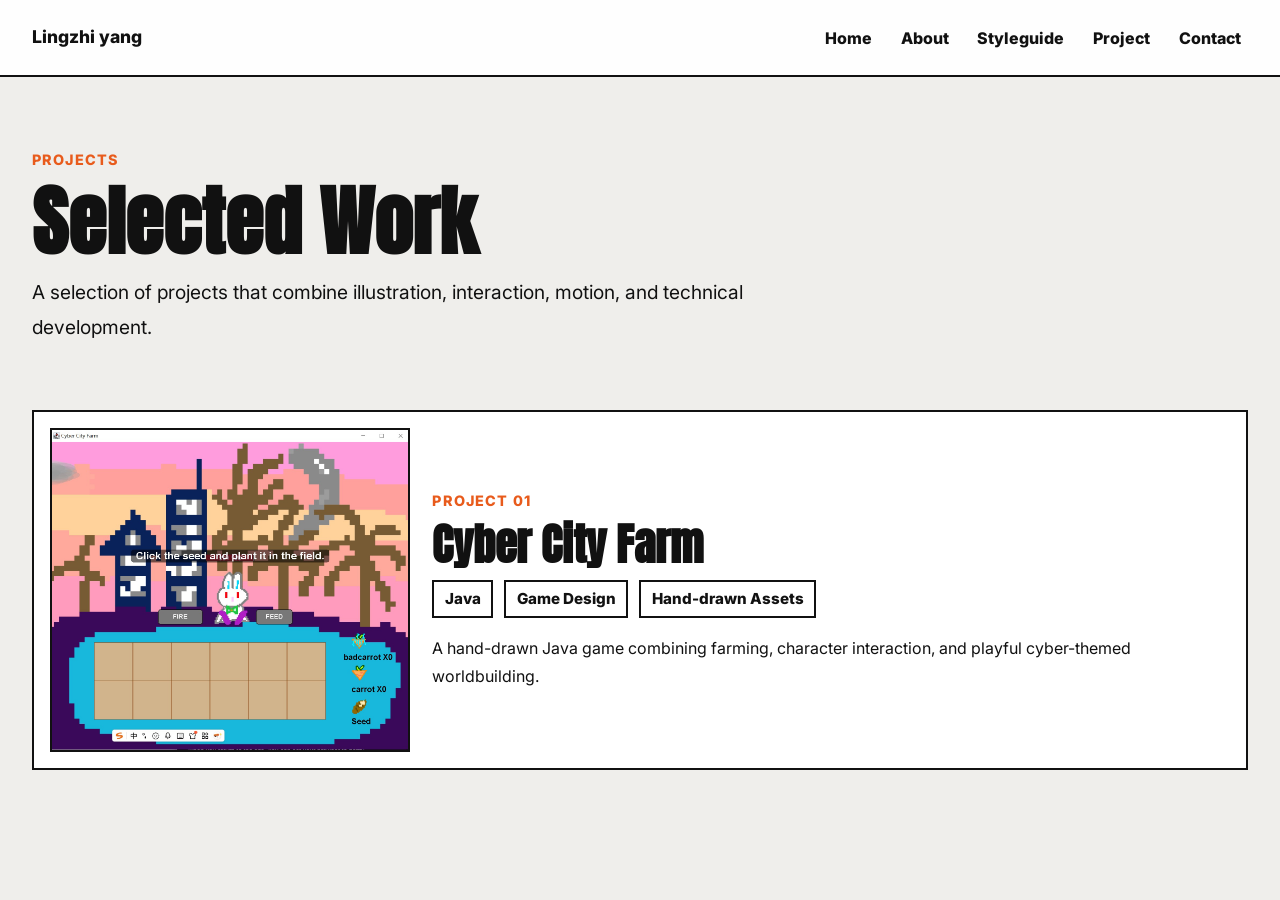
<file: Lingzhi Yang portfolio-styleguide/project.html>
<!DOCTYPE html>
<html lang="en">
<head>
  <meta charset="UTF-8">
  <meta name="viewport" content="width=device-width, initial-scale=1.0">
  <title>Lingzhi Yang | Projects</title>
  <link rel="preconnect" href="https://fonts.googleapis.com">
  <link rel="preconnect" href="https://fonts.gstatic.com" crossorigin>
  <link href="https://fonts.googleapis.com/css2?family=Anton&family=Inter:wght@400;500;700;800;900&display=swap" rel="stylesheet">
  <link rel="stylesheet" href="style.css">
</head>
<body>
  <header class="site-header">
    <div class="brand-name">Lingzhi yang</div>
    <nav class="main-nav">
      <a href="index.html">Home</a>
      <a href="about.html">About</a>
      <a href="styleguide.html">Styleguide</a>
      <a href="projects.html">Project</a>
      <a href="contact.html">Contact</a>
    </nav>
  </header>

  <main class="projects-page">
    <section class="projects-hero-section">
      <div class="projects-hero-inner">
        <p class="about-label">Projects</p>
        <h1>Selected Work</h1>
        <p class="projects-lead">
          A selection of projects that combine illustration, interaction, motion, and technical development.
        </p>
      </div>
    </section>

    <section class="projects-list-section">
      <div class="projects-grid">
        <a class="project-card-link" href="cybercityfarm.html">
          <article class="project-card">
            <div class="project-card-image">
              <img src="img/Project_one_1.jpg" alt="Cyber City Farm project screenshot">
            </div>

            <div class="project-card-content">
              <p class="project-card-label">Project 01</p>
              <h2>Cyber City Farm</h2>

              <div class="project-tag-row">
                <span class="project-tag">Java</span>
                <span class="project-tag">Game Design</span>
                <span class="project-tag">Hand-drawn Assets</span>
              </div>

              <p class="project-card-text">
                A hand-drawn Java game combining farming, character interaction, and playful cyber-themed worldbuilding.
              </p>
            </div>
          </article>
        </a>
      </div>
    </section>
  </main>
</body>
</html>
</file>
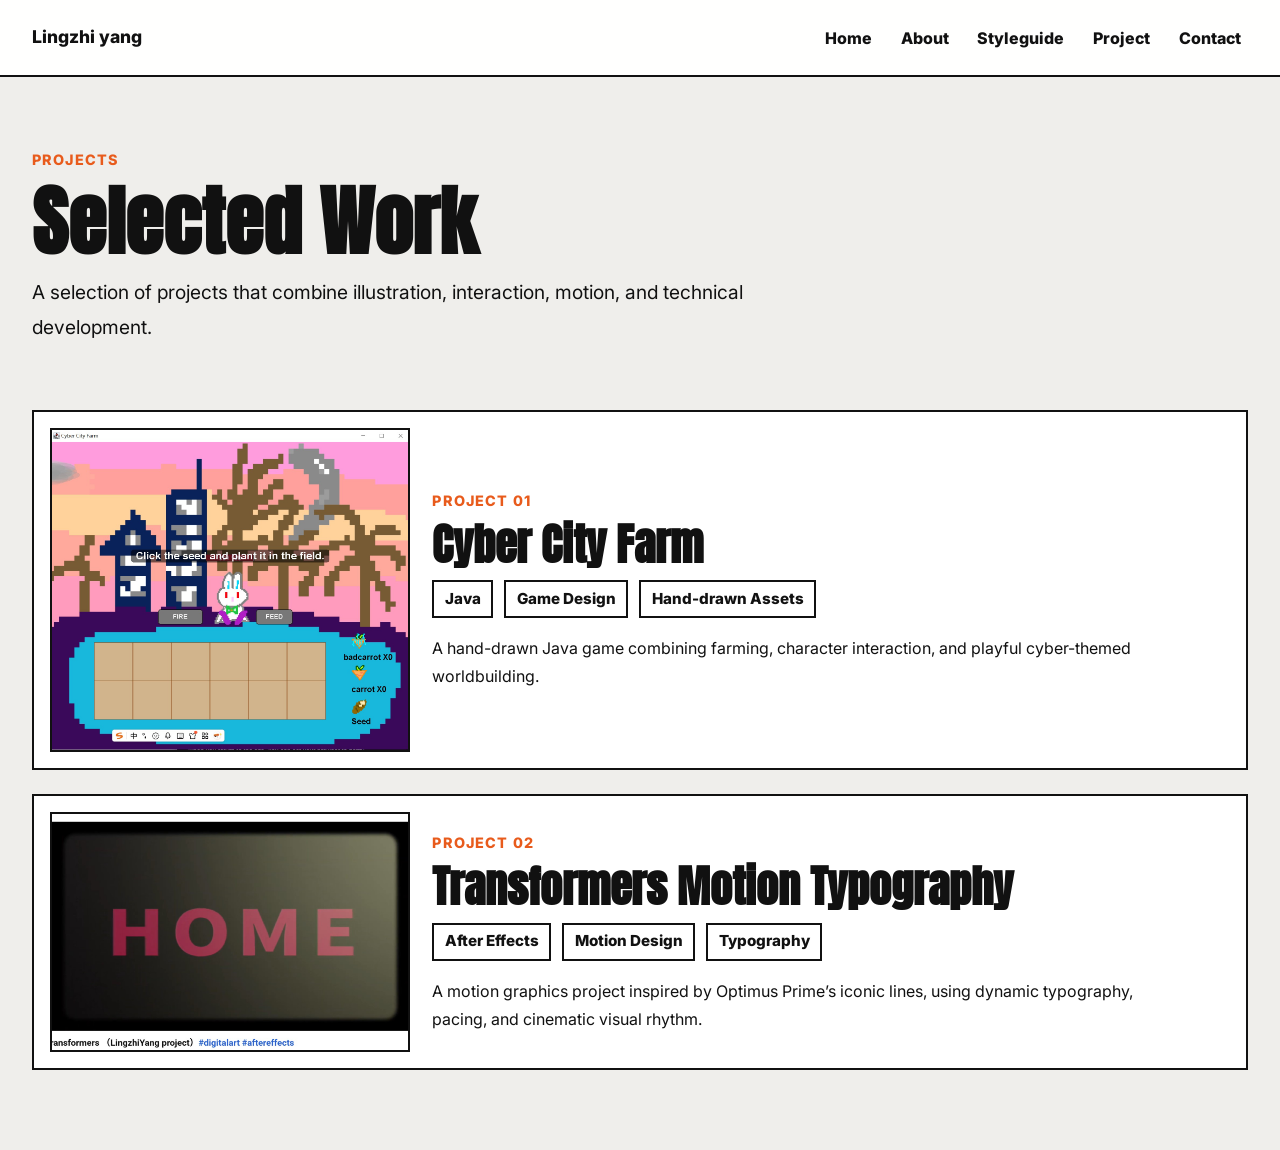
<file: Lingzhi Yang portfolio-styleguide/projects.html>
<!DOCTYPE html>
<html lang="en">
<head>
  <meta charset="UTF-8">
  <meta name="viewport" content="width=device-width, initial-scale=1.0">
  <title>Lingzhi Yang | Projects</title>
  <link rel="preconnect" href="https://fonts.googleapis.com">
  <link rel="preconnect" href="https://fonts.gstatic.com" crossorigin>
  <link href="https://fonts.googleapis.com/css2?family=Anton&family=Inter:wght@400;500;700;800;900&display=swap" rel="stylesheet">
  <link rel="stylesheet" href="style.css">
</head>
<body>
  <header class="site-header">
    <div class="brand-name">Lingzhi yang</div>
    <nav class="main-nav">
      <a href="index.html">Home</a>
      <a href="about.html">About</a>
      <a href="styleguide.html">Styleguide</a>
      <a href="projects.html">Project</a>
      <a href="contact.html">Contact</a>
    </nav>
  </header>

  <main class="projects-page">
    <section class="projects-hero-section">
      <div class="projects-hero-inner">
        <p class="about-label">Projects</p>
        <h1>Selected Work</h1>
        <p class="projects-lead">
          A selection of projects that combine illustration, interaction, motion, and technical development.
        </p>
      </div>
    </section>

    <section class="projects-list-section">
      <div class="projects-grid">
       <a class="project-card-link" href="cybercityfarm.html">
        <article class="project-card">
          <div class="project-card-image">
            <img src="img/Project_one_1.jpg" alt="Cyber City Farm project screenshot">
          </div>

          <div class="project-card-content">
            <p class="project-card-label">Project 01</p>
            <h2>Cyber City Farm</h2>

            <div class="project-tag-row">
              <span class="project-tag">Java</span>
              <span class="project-tag">Game Design</span>
              <span class="project-tag">Hand-drawn Assets</span>
            </div>

            <p class="project-card-text">
              A hand-drawn Java game combining farming, character interaction, and playful cyber-themed worldbuilding.
            </p>
          </div>
        </article>
      </a>
      <a class="project-card-link" href="motiontypography.html">
        <article class="project-card">
          <div class="project-card-image">
            <img src="img/Project_two_1.jpg" alt="Motion typography project screenshot">
          </div>

          <div class="project-card-content">
            <p class="project-card-label">Project 02</p>
            <h2>Transformers Motion Typography</h2>

            <div class="project-tag-row">
              <span class="project-tag">After Effects</span>
              <span class="project-tag">Motion Design</span>
              <span class="project-tag">Typography</span>
            </div>

            <p class="project-card-text">
              A motion graphics project inspired by Optimus Prime’s iconic lines, using dynamic typography, pacing, and cinematic visual rhythm.
            </p>
          </div>
        </article>
      </a>

      </div>
    </section>
  </main>
</body>
</html>
</file>
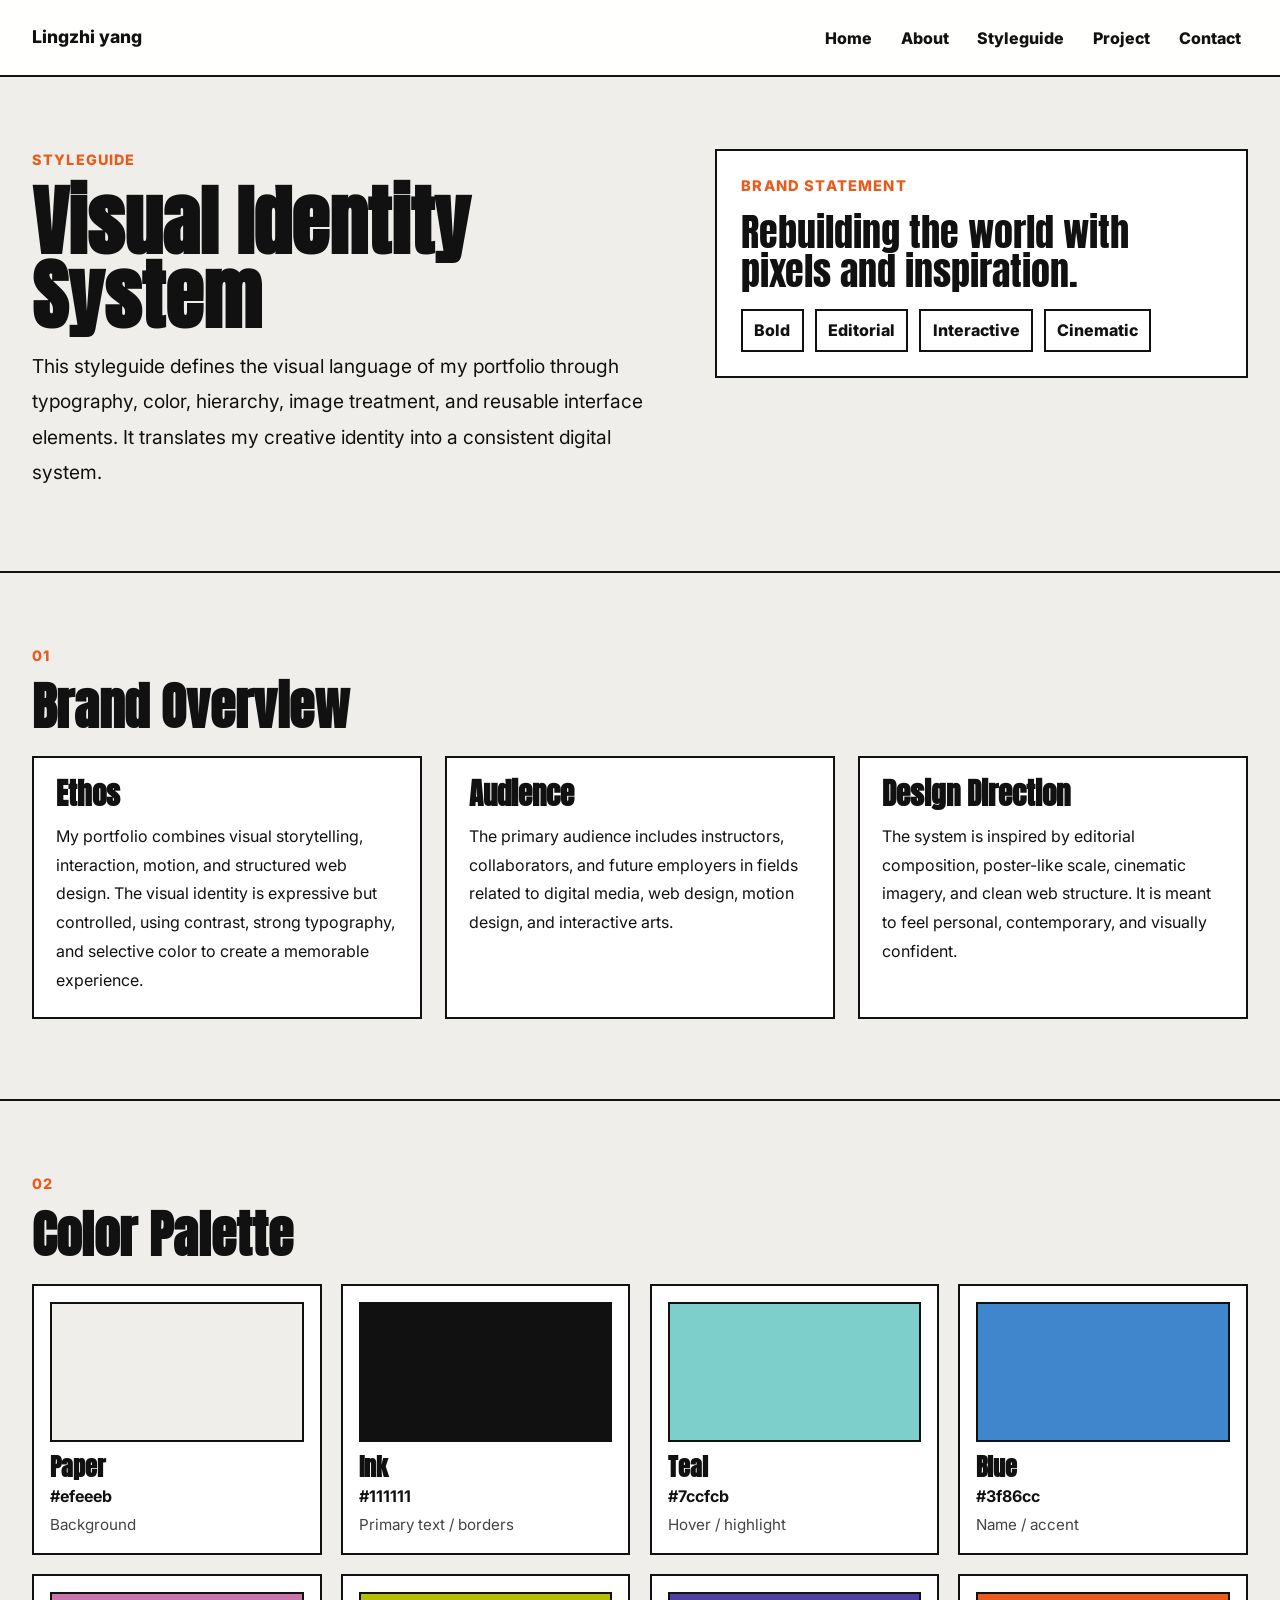
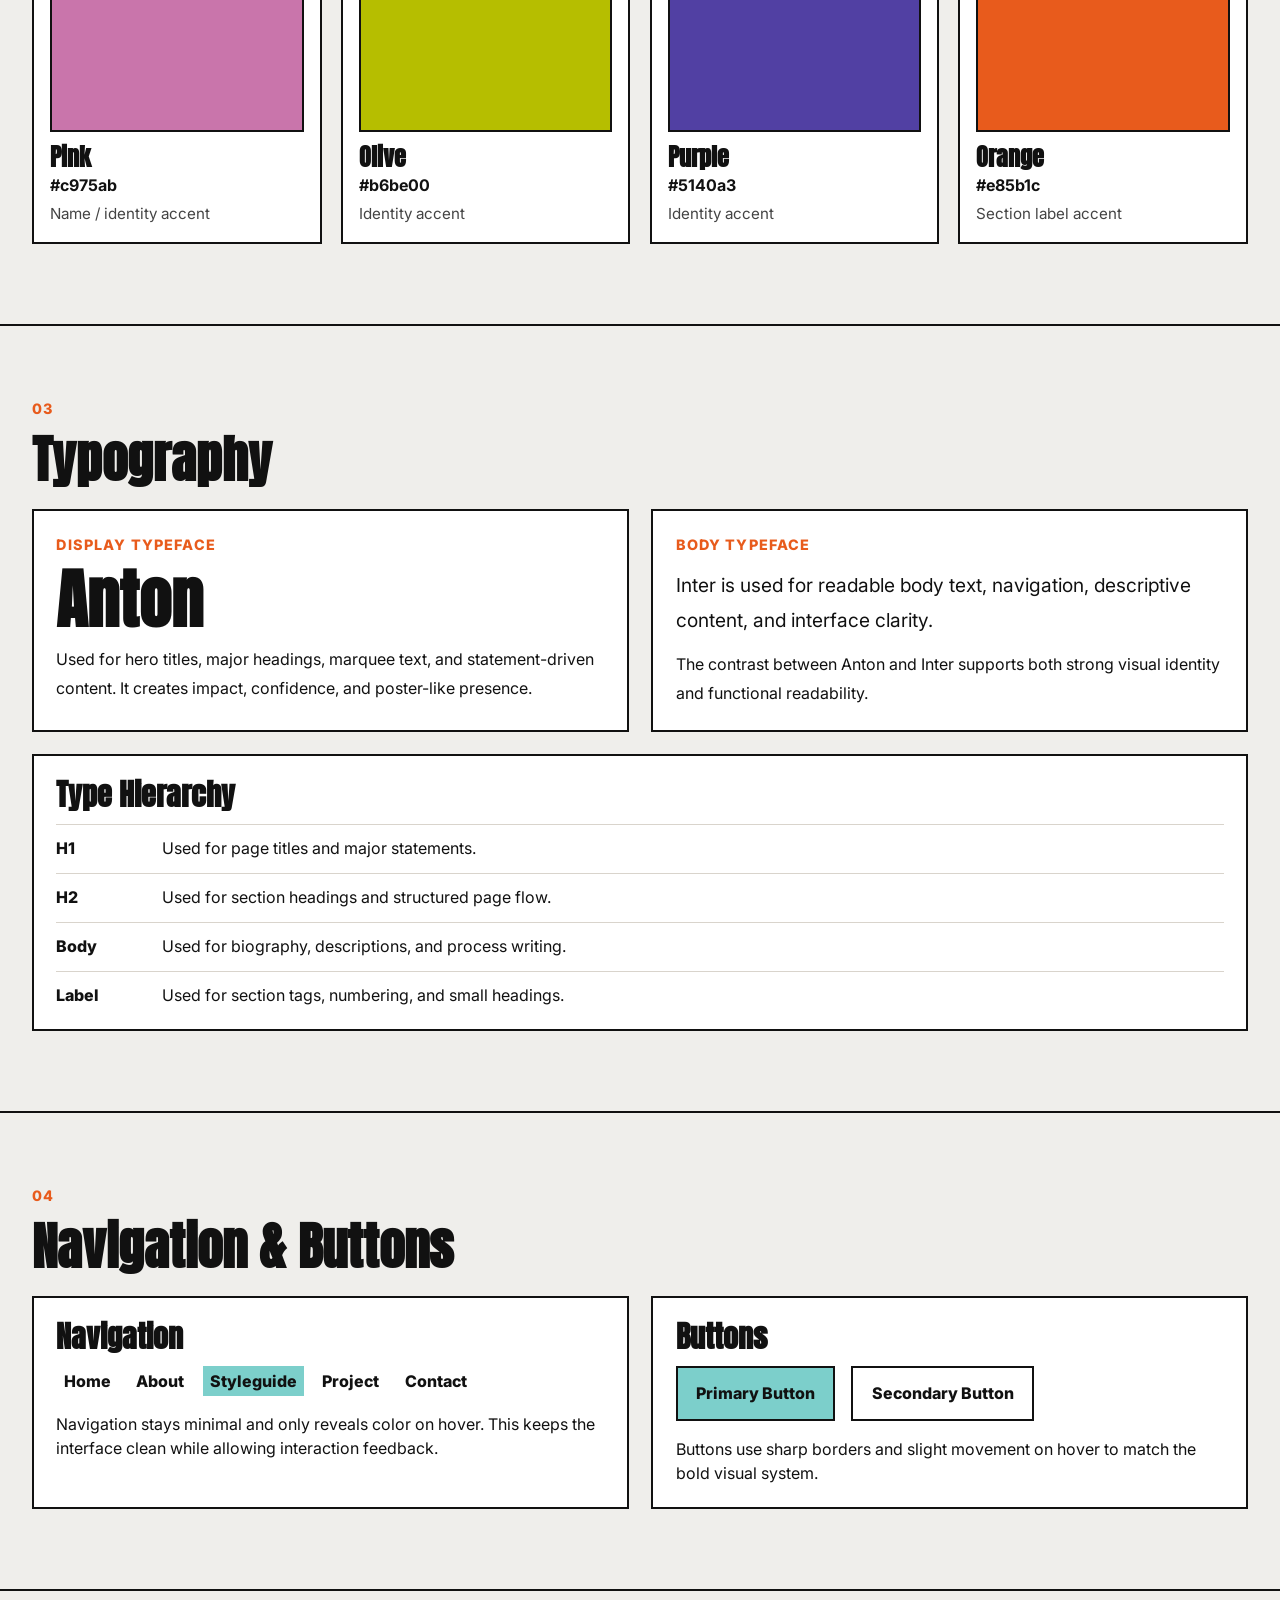
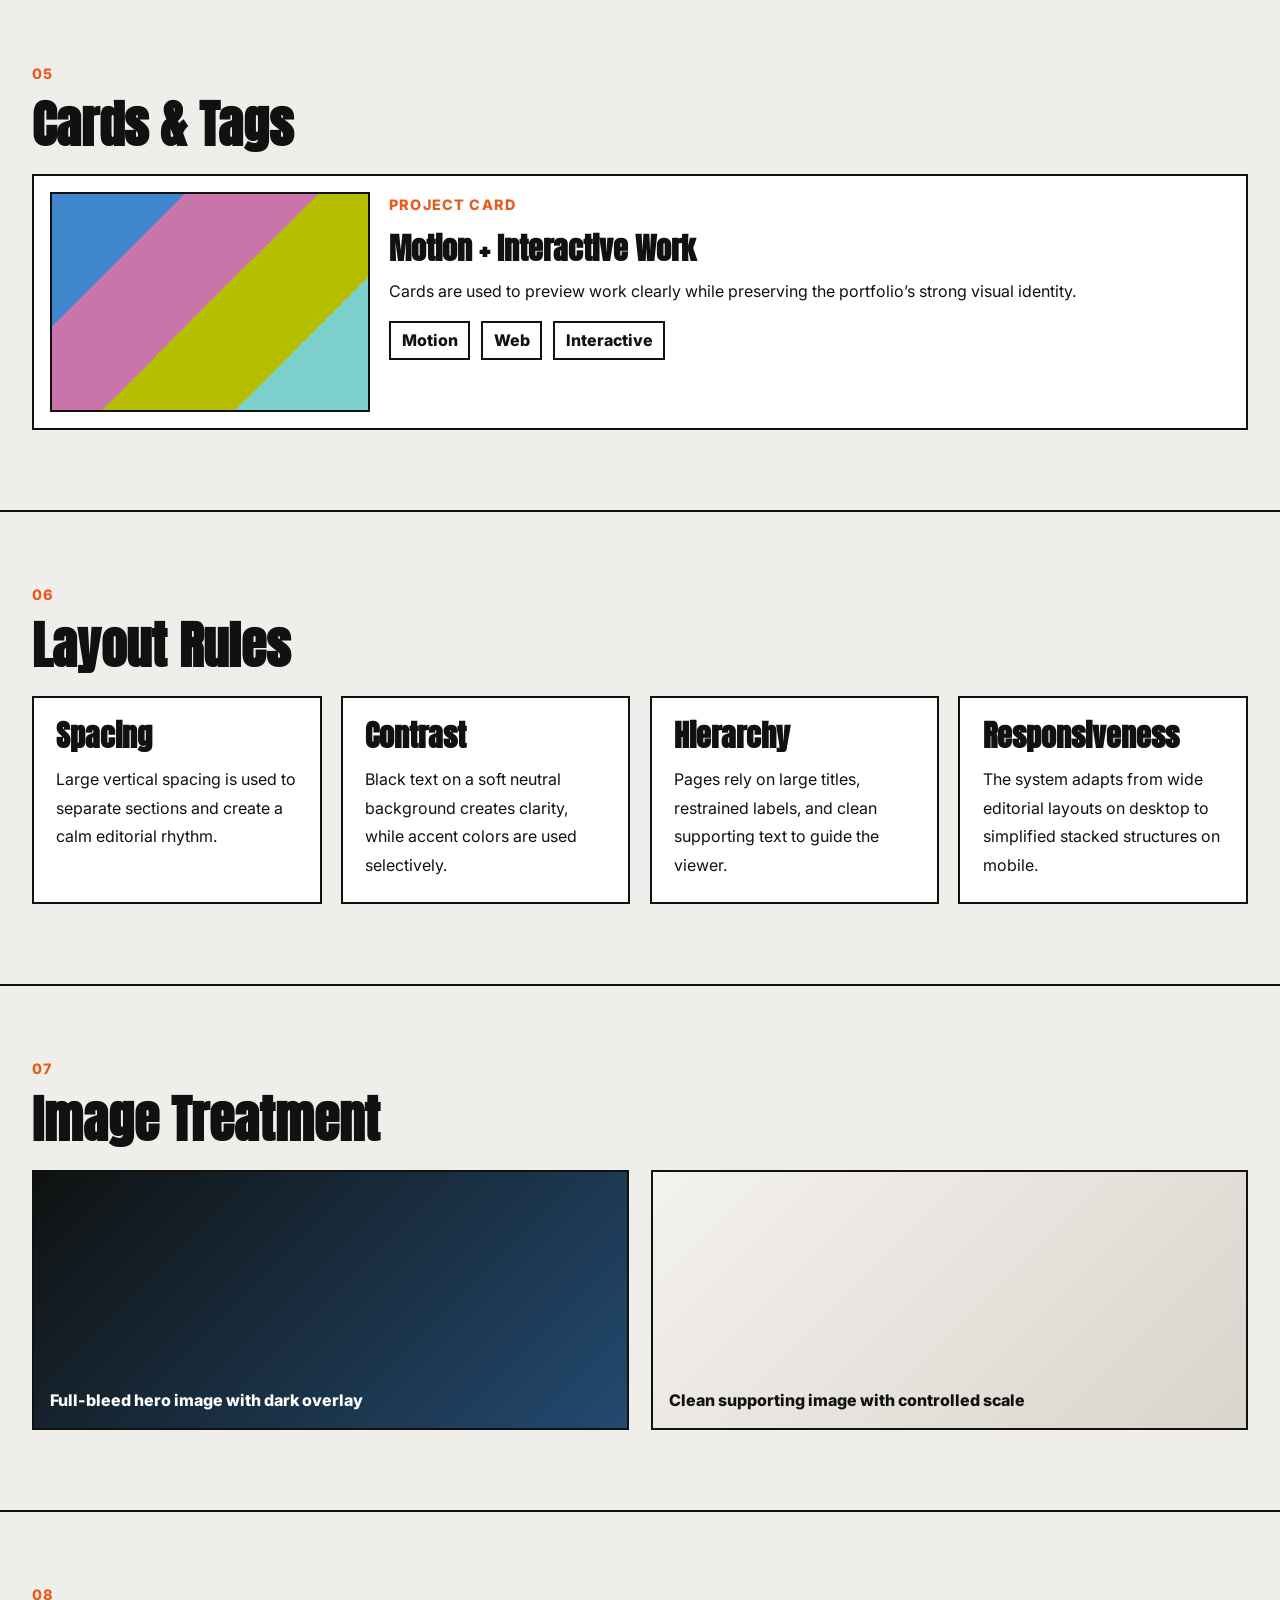
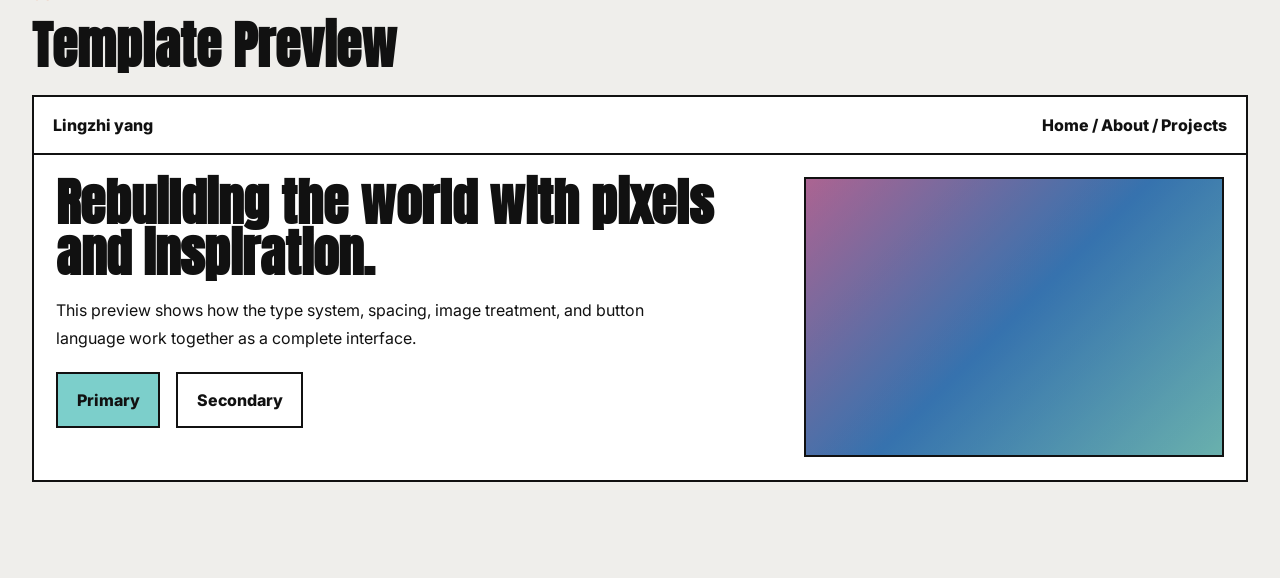
<file: Lingzhi Yang portfolio-styleguide/styleguide.html>
<!DOCTYPE html>
<html lang="en">
<head>
  <meta charset="UTF-8">
  <meta name="viewport" content="width=device-width, initial-scale=1.0">
  <title>Lingzhi Yang | Styleguide</title>
  <link rel="preconnect" href="https://fonts.googleapis.com">
  <link rel="preconnect" href="https://fonts.gstatic.com" crossorigin>
  <link href="https://fonts.googleapis.com/css2?family=Anton&family=Inter:wght@400;500;700;800;900&display=swap" rel="stylesheet">
  <link rel="stylesheet" href="style.css">
</head>
<body>
  <header class="site-header">
    <div class="brand-name">Lingzhi yang</div>
    <nav class="main-nav">
      <a href="index.html">Home</a>
      <a href="about.html">About</a>
      <a href="styleguide.html">Styleguide</a>
      <a href="projects.html">Project</a>
      <a href="contact.html">Contact</a>
    </nav>
  </header>

  <main class="styleguide-page">
    <section class="sg-hero">
      <div class="sg-hero-grid">
        <div class="sg-hero-left">
          <p class="about-label">Styleguide</p>
          <h1>Visual Identity System</h1>
          <p class="sg-lead">
            This styleguide defines the visual language of my portfolio through typography, color, hierarchy, image treatment, and reusable interface elements. It translates my creative identity into a consistent digital system.
          </p>
        </div>

        <div class="sg-hero-right">
          <div class="sg-brand-box">
            <p class="sg-brand-kicker">Brand Statement</p>
            <p class="sg-brand-text">
              Rebuilding the world with pixels and inspiration.
            </p>

            <div class="sg-keywords">
              <span>Bold</span>
              <span>Editorial</span>
              <span>Interactive</span>
              <span>Cinematic</span>
            </div>
          </div>
        </div>
      </div>
    </section>

    <section class="sg-section">
      <div class="sg-section-heading">
        <p class="about-label">01</p>
        <h2>Brand Overview</h2>
      </div>

      <div class="sg-overview-grid">
        <div class="sg-overview-card">
          <h3>Ethos</h3>
          <p>
            My portfolio combines visual storytelling, interaction, motion, and structured web design. The visual identity is expressive but controlled, using contrast, strong typography, and selective color to create a memorable experience.
          </p>
        </div>

        <div class="sg-overview-card">
          <h3>Audience</h3>
          <p>
            The primary audience includes instructors, collaborators, and future employers in fields related to digital media, web design, motion design, and interactive arts.
          </p>
        </div>

        <div class="sg-overview-card">
          <h3>Design Direction</h3>
          <p>
            The system is inspired by editorial composition, poster-like scale, cinematic imagery, and clean web structure. It is meant to feel personal, contemporary, and visually confident.
          </p>
        </div>
      </div>
    </section>

    <section class="sg-section">
      <div class="sg-section-heading">
        <p class="about-label">02</p>
        <h2>Color Palette</h2>
      </div>

      <div class="sg-palette-grid">
        <div class="sg-swatch">
          <div class="sg-swatch-box sw-paper"></div>
          <h3>Paper</h3>
          <p>#efeeeb</p>
          <span>Background</span>
        </div>

        <div class="sg-swatch">
          <div class="sg-swatch-box sw-ink"></div>
          <h3>Ink</h3>
          <p>#111111</p>
          <span>Primary text / borders</span>
        </div>

        <div class="sg-swatch">
          <div class="sg-swatch-box sw-teal"></div>
          <h3>Teal</h3>
          <p>#7ccfcb</p>
          <span>Hover / highlight</span>
        </div>

        <div class="sg-swatch">
          <div class="sg-swatch-box sw-blue"></div>
          <h3>Blue</h3>
          <p>#3f86cc</p>
          <span>Name / accent</span>
        </div>

        <div class="sg-swatch">
          <div class="sg-swatch-box sw-pink"></div>
          <h3>Pink</h3>
          <p>#c975ab</p>
          <span>Name / identity accent</span>
        </div>

        <div class="sg-swatch">
          <div class="sg-swatch-box sw-olive"></div>
          <h3>Olive</h3>
          <p>#b6be00</p>
          <span>Identity accent</span>
        </div>

        <div class="sg-swatch">
          <div class="sg-swatch-box sw-purple"></div>
          <h3>Purple</h3>
          <p>#5140a3</p>
          <span>Identity accent</span>
        </div>

        <div class="sg-swatch">
          <div class="sg-swatch-box sw-orange"></div>
          <h3>Orange</h3>
          <p>#e85b1c</p>
          <span>Section label accent</span>
        </div>
      </div>
    </section>

    <section class="sg-section">
      <div class="sg-section-heading">
        <p class="about-label">03</p>
        <h2>Typography</h2>
      </div>

      <div class="sg-type-grid">
        <div class="sg-type-card">
          <p class="sg-type-label">Display Typeface</p>
          <h1 class="sg-display-sample">Anton</h1>
          <p class="sg-type-note">
            Used for hero titles, major headings, marquee text, and statement-driven content. It creates impact, confidence, and poster-like presence.
          </p>
        </div>

        <div class="sg-type-card">
          <p class="sg-type-label">Body Typeface</p>
          <p class="sg-body-sample">
            Inter is used for readable body text, navigation, descriptive content, and interface clarity.
          </p>
          <p class="sg-type-note">
            The contrast between Anton and Inter supports both strong visual identity and functional readability.
          </p>
        </div>
      </div>

      <div class="sg-hierarchy-card">
        <h3>Type Hierarchy</h3>
        <div class="sg-hierarchy-list">
          <div class="sg-h-row">
            <span>H1</span>
            <p>Used for page titles and major statements.</p>
          </div>
          <div class="sg-h-row">
            <span>H2</span>
            <p>Used for section headings and structured page flow.</p>
          </div>
          <div class="sg-h-row">
            <span>Body</span>
            <p>Used for biography, descriptions, and process writing.</p>
          </div>
          <div class="sg-h-row">
            <span>Label</span>
            <p>Used for section tags, numbering, and small headings.</p>
          </div>
        </div>
      </div>
    </section>

    <section class="sg-section">
      <div class="sg-section-heading">
        <p class="about-label">04</p>
        <h2>Navigation & Buttons</h2>
      </div>

      <div class="sg-ui-grid">
        <div class="sg-ui-card">
          <h3>Navigation</h3>
          <div class="sg-nav-demo">
            <span>Home</span>
            <span>About</span>
            <span class="hover-demo">Styleguide</span>
            <span>Project</span>
            <span>Contact</span>
          </div>
          <p>
            Navigation stays minimal and only reveals color on hover. This keeps the interface clean while allowing interaction feedback.
          </p>
        </div>

        <div class="sg-ui-card">
          <h3>Buttons</h3>
          <div class="sg-button-demo">
            <a class="btn btn-primary" href="#">Primary Button</a>
            <a class="btn btn-outline" href="#">Secondary Button</a>
          </div>
          <p>
            Buttons use sharp borders and slight movement on hover to match the bold visual system.
          </p>
        </div>
      </div>
    </section>

    <section class="sg-section">
      <div class="sg-section-heading">
        <p class="about-label">05</p>
        <h2>Cards & Tags</h2>
      </div>

      <div class="sg-card-showcase">
        <article class="sg-project-card">
          <div class="sg-project-thumb"></div>
          <div class="sg-project-copy">
            <p class="sg-card-label">Project Card</p>
            <h3>Motion + Interactive Work</h3>
            <p>
              Cards are used to preview work clearly while preserving the portfolio’s strong visual identity.
            </p>
            <div class="sg-tag-row">
              <span class="sg-tag">Motion</span>
              <span class="sg-tag">Web</span>
              <span class="sg-tag">Interactive</span>
            </div>
          </div>
        </article>
      </div>
    </section>

    <section class="sg-section">
      <div class="sg-section-heading">
        <p class="about-label">06</p>
        <h2>Layout Rules</h2>
      </div>

      <div class="sg-rules-grid">
        <div class="sg-rule-card">
          <h3>Spacing</h3>
          <p>
            Large vertical spacing is used to separate sections and create a calm editorial rhythm.
          </p>
        </div>

        <div class="sg-rule-card">
          <h3>Contrast</h3>
          <p>
            Black text on a soft neutral background creates clarity, while accent colors are used selectively.
          </p>
        </div>

        <div class="sg-rule-card">
          <h3>Hierarchy</h3>
          <p>
            Pages rely on large titles, restrained labels, and clean supporting text to guide the viewer.
          </p>
        </div>

        <div class="sg-rule-card">
          <h3>Responsiveness</h3>
          <p>
            The system adapts from wide editorial layouts on desktop to simplified stacked structures on mobile.
          </p>
        </div>
      </div>
    </section>

    <section class="sg-section">
      <div class="sg-section-heading">
        <p class="about-label">07</p>
        <h2>Image Treatment</h2>
      </div>

      <div class="sg-image-treatment">
        <div class="sg-image-box image-style-dark">
          <span>Full-bleed hero image with dark overlay</span>
        </div>
        <div class="sg-image-box image-style-plain">
          <span>Clean supporting image with controlled scale</span>
        </div>
      </div>
    </section>

    <section class="sg-section sg-template-section">
      <div class="sg-section-heading">
        <p class="about-label">08</p>
        <h2>Template Preview</h2>
      </div>

      <div class="sg-template-preview">
        <div class="sg-template-top">
          <span>Lingzhi yang</span>
          <span>Home / About / Projects</span>
        </div>

        <div class="sg-template-body">
          <div class="sg-template-left">
            <h3>Rebuilding the world with pixels and inspiration.</h3>
            <p>
              This preview shows how the type system, spacing, image treatment, and button language work together as a complete interface.
            </p>
            <div class="home-button-row">
              <a class="btn btn-primary" href="#">Primary</a>
              <a class="btn btn-outline" href="#">Secondary</a>
            </div>
          </div>

          <div class="sg-template-right">
            <div class="sg-template-image"></div>
          </div>
        </div>
      </div>
    </section>
  </main>
</body>
</html>
</file>
<file: Lingzhi Yang portfolio-styleguide/style.css>
:root {
  --paper: #efeeeb;
  --ink: #111111;
  --white: #ffffff;

  --teal: #7ccfcb;
  --blue: #3f86cc;
  --pink: #c975ab;
  --olive: #b6be00;
  --orange: #e85b1c;
  --purple: #5140a3;

  --border: #d9d4cc;
  --shadow: #111111;
}

* {
  box-sizing: border-box;
  margin: 0;
  padding: 0;
}

html {
  scroll-behavior: smooth;
}

body {
  background: var(--paper);
  color: var(--ink);
  font-family: "Inter", sans-serif;
  line-height: 1.5;
}

/* =========================
   Header / Navbar
========================= */
.site-header {
  width: 100%;
  padding: 1.4rem 2rem;
  display: flex;
  justify-content: space-between;
  align-items: center;
  background: rgba(255, 255, 255, 0.95);
  border-bottom: 2px solid var(--ink);
  position: sticky;
  top: 0;
  z-index: 1000;
}

.brand-name {
  font-size: 1.1rem;
  font-weight: 800;
  color: var(--ink);
}

.main-nav {
  display: flex;
  align-items: center;
  gap: 0.9rem;
  flex-wrap: wrap;
}

.main-nav a {
  text-decoration: none;
  color: var(--ink);
  font-weight: 800;
  font-size: 1rem;
  padding: 0.2rem 0.45rem;
  transition: background-color 0.2s ease;
}

.main-nav a:hover {
  background: var(--teal);
}

/* =========================
   Home Hero
========================= */
.home-hero {
  position: relative;
  min-height: calc(100vh - 76px);
  background: #101311;
  overflow: hidden;
}

.home-hero-image-wrap {
  position: absolute;
  inset: 0;
  z-index: 0;
}

.home-hero-image-wrap img {
  width: 100%;
  height: 100%;
  object-fit: cover;
  display: block;
}

.home-hero-overlay {
  position: absolute;
  inset: 0;
  z-index: 1;
  background: linear-gradient(
    90deg,
    rgba(8, 10, 9, 0.72) 0%,
    rgba(8, 10, 9, 0.42) 30%,
    rgba(8, 10, 9, 0.16) 55%,
    rgba(8, 10, 9, 0.06) 100%
  );
}

.home-hero-content {
  position: absolute;
  z-index: 2;
  left: clamp(1rem, 4vw, 4rem);
  bottom: clamp(2rem, 7vw, 5rem);
  width: min(42vw, 520px);
  display: flex;
  flex-direction: column;
  align-items: flex-start;
}

.home-name-block {
  font-family: "Anton", sans-serif;
  font-size: clamp(4rem, 10vw, 8.2rem);
  line-height: 0.88;
  letter-spacing: 0.01em;
  margin-bottom: 1rem;
  text-shadow:
    0 2px 8px rgba(0, 0, 0, 0.12),
    0 10px 24px rgba(0, 0, 0, 0.26);
}

.name-blue {
  color: var(--blue);
}

.name-pink {
  color: var(--pink);
}

.name-olive {
  color: var(--olive);
}

.name-purple {
  color: var(--purple);
}

.home-hero-title {
  color: var(--white);
  font-family: "Anton", sans-serif;
  font-size: clamp(1.5rem, 2.6vw, 2.9rem);
  line-height: 1.03;
  letter-spacing: 0.01em;
  max-width: 520px;
  text-shadow:
    0 3px 10px rgba(0, 0, 0, 0.18),
    0 8px 20px rgba(0, 0, 0, 0.28);
}

/* =========================
   Marquee Quote
========================= */
.home-marquee-section {
  background: var(--paper);
  border-top: 2px solid var(--ink);
  border-bottom: 2px solid var(--ink);
  overflow: hidden;
}

.marquee-shell {
  width: 100%;
  overflow: hidden;
  white-space: nowrap;
}

.marquee-track {
  display: inline-flex;
  align-items: center;
  gap: 4rem;
  min-width: max-content;
  padding: 1.25rem 0;
  animation: marqueeMove 28s linear infinite;
}

.marquee-track span {
  font-family: "Anton", sans-serif;
  font-size: clamp(1.5rem, 3vw, 2.5rem);
  line-height: 1;
  color: var(--ink);
  position: relative;
}

.marquee-track span::after {
  content: "✦";
  display: inline-block;
  margin-left: 4rem;
  color: var(--teal);
  font-size: 0.9em;
  vertical-align: middle;
}

@keyframes marqueeMove {
  0% {
    transform: translateX(0);
  }
  100% {
    transform: translateX(-25%);
  }
}

/* =========================
   Intro Section
========================= */
.home-intro-section {
  padding: 5rem 2rem 6rem 2rem;
  background: var(--paper);
}

.home-intro-grid {
  max-width: 1240px;
  margin: 0 auto;
  display: grid;
  grid-template-columns: 280px 1fr;
  gap: 4.5rem;
  align-items: center;
}

.home-intro-image img {
  width: 100%;
  max-width: 240px;
  display: block;
  object-fit: cover;
}

.home-intro-text {
  max-width: 760px;
}

.intro-label {
  font-size: 0.92rem;
  font-weight: 800;
  letter-spacing: 0.08em;
  text-transform: uppercase;
  color: var(--orange);
  margin-bottom: 1rem;
}

.home-intro-text h1 {
  font-family: "Anton", sans-serif;
  font-size: clamp(2.2rem, 4vw, 4rem);
  line-height: 1.02;
  margin-bottom: 1.1rem;
}

.home-intro-text p {
  font-size: 1.05rem;
  line-height: 1.8;
  margin-bottom: 1.5rem;
}

.home-button-row {
  display: flex;
  flex-wrap: wrap;
  gap: 1rem;
}

/* =========================
   Buttons
========================= */
.btn {
  display: inline-block;
  text-decoration: none;
  border: 2px solid var(--ink);
  padding: 0.85rem 1.15rem;
  font-weight: 800;
  color: var(--ink);
  background: var(--white);
  transition: transform 0.2s ease, box-shadow 0.2s ease, background-color 0.2s ease;
}

.btn:hover {
  transform: translate(-4px, -4px);
  box-shadow: 6px 6px 0 var(--shadow);
}

.btn-primary {
  background: var(--teal);
}

.btn-outline {
  background: var(--white);
}

/* =========================
   Responsive
========================= */
@media (max-width: 1100px) {
  .home-hero {
    min-height: 82vh;
  }

  .home-hero-content {
    width: min(60vw, 520px);
    left: 1.5rem;
    bottom: 2.5rem;
  }

  .home-hero-overlay {
    background: linear-gradient(
      180deg,
      rgba(8, 10, 9, 0.1) 0%,
      rgba(8, 10, 9, 0.18) 28%,
      rgba(8, 10, 9, 0.48) 100%
    );
  }

  .home-intro-grid {
    grid-template-columns: 1fr;
    gap: 2rem;
  }

  .home-intro-image img {
    max-width: 220px;
  }
}

@media (max-width: 720px) {
  .site-header {
    padding: 1rem 1rem 1.1rem 1rem;
    flex-direction: column;
    align-items: flex-start;
    gap: 0.8rem;
  }

  .main-nav {
    gap: 0.7rem;
  }

  .main-nav a {
    font-size: 0.96rem;
    padding: 0.12rem 0.35rem;
  }

  .brand-name {
    font-size: 1rem;
  }

  .home-hero {
    min-height: 72vh;
  }

  .home-hero-content {
    left: 1rem;
    right: 1rem;
    bottom: 1.6rem;
    width: auto;
    max-width: 82%;
  }

  .home-name-block {
    font-size: clamp(3.2rem, 16vw, 5.6rem);
    margin-bottom: 0.7rem;
  }

  .home-hero-title {
    font-size: clamp(1.15rem, 5.8vw, 2rem);
    max-width: 100%;
  }

  .home-marquee-section {
    overflow: hidden;
  }

  .marquee-track {
    gap: 2.4rem;
    padding: 1rem 0;
    animation-duration: 18s;
  }

  .marquee-track span {
    font-size: 1.35rem;
  }

  .marquee-track span::after {
    margin-left: 2.4rem;
  }

  .home-intro-section {
    padding: 3rem 1rem 4rem 1rem;
  }

  .home-intro-text p {
    font-size: 0.98rem;
  }

  .home-intro-image img {
    max-width: 180px;
  }
}

@media (max-width: 420px) {
  .main-nav {
    row-gap: 0.5rem;
  }

  .home-intro-text h1 {
    line-height: 1.05;
  }

  .marquee-track span {
    font-size: 1.15rem;
  }
}

/* =========================
   About Page
========================= */
.about-page {
  background: var(--paper);
}

/* Intro */
.about-intro-section {
  padding: 4.5rem 2rem 5rem 2rem;
}

.about-intro-single {
  max-width: 1280px;
  margin: 0 auto;
}

.about-label {
  font-size: 0.9rem;
  font-weight: 800;
  text-transform: uppercase;
  letter-spacing: 0.08em;
  color: var(--orange);
  margin-bottom: 0.9rem;
}


.about-copy p {
  font-size: clamp(1.1rem, 1.4vw, 1.35rem);
  line-height: 1.85;
  margin-bottom: 1rem;
  max-width: 950px;
}

.about-copy p:last-child {
  margin-bottom: 0;
}

/* Accent words */
.accent-red {
  color: #a92a3d;
}

.accent-blue {
  color: #2b72c7;
}

.accent-indigo {
  color: #4f4d93;
}

.accent-navy {
  color: #223d7f;
}

.accent-green {
  color: #2f9b63;
}

.accent-orange {
  color: #c66b16;
}

.accent-red-2 {
  color: #bc2b2b;
}

.accent-sky {
  color: #2f89b8;
}

.accent-cyan {
  color: #3497cb;
}

.accent-gold {
  color: #d08b1e;
}

.accent-violet {
  color: #5a37ff;
}

/* Section heading */
.about-section-heading {
  max-width: 1280px;
  margin: 0 auto 1.5rem auto;
}

.about-section-heading h2 {
  font-family: "Anton", sans-serif;
  font-size: clamp(2.4rem, 4vw, 4.2rem);
  line-height: 1;
  color: var(--ink);
}

/* Skills */
.about-skills-section {
  padding: 4.5rem 2rem 5rem 2rem;
  border-top: 2px solid var(--ink);
}

.about-skills-grid {
  max-width: 1280px;
  margin: 0 auto;
  display: grid;
  grid-template-columns: repeat(3, 1fr);
  gap: 1.4rem;
}

.about-card {
  background: var(--white);
  border: 2px solid var(--ink);
  padding: 1.4rem;
  min-height: 250px;
}

.about-card h3 {
  font-family: "Anton", sans-serif;
  font-size: 2rem;
  line-height: 1;
  margin-bottom: 1rem;
}

.about-card ul {
  list-style: none;
}

.about-card li {
  font-size: 1rem;
  line-height: 1.7;
  padding: 0.55rem 0;
  border-top: 1px solid var(--border);
}

.about-card li:first-child {
  border-top: none;
  padding-top: 0;
}

/* Career */
.about-career-section {
  padding: 4.5rem 2rem 6rem 2rem;
  border-top: 2px solid var(--ink);
}

.career-cloud {
  max-width: 1280px;
  margin: 0 auto;
  min-height: 760px;
  position: relative;
  background: #ececeb;
  overflow: hidden;
}

.career-center {
  position: absolute;
  left: 50%;
  top: 50%;
  transform: translate(-50%, -50%);
  width: 360px;
  height: 360px;
  border-radius: 50%;
  background: rgba(255,255,255,0.45);
  display: flex;
  align-items: center;
  justify-content: center;
  text-align: center;
  font-family: "Anton", sans-serif;
  font-size: clamp(2.8rem, 4vw, 4.8rem);
  line-height: 0.95;
  color: var(--ink);
  z-index: 1;
}

.career-item {
  position: absolute;
  font-family: "Anton", sans-serif;
  line-height: 1;
  letter-spacing: 0.01em;
  z-index: 2;
  text-align: center;
  white-space: nowrap;
}

/* Career positions */
.c1 {
  top: 40px;
  left: 430px;
  color: #1f6786;
  font-size: clamp(2rem, 2.8vw, 3.4rem);
}

.c2 {
  top: 40px;
  right: 250px;
  color: #56439d;
  font-size: clamp(2rem, 2.8vw, 3.4rem);
}

.c3 {
  top: 155px;
  right: 70px;
  color: #e85b1c;
  font-size: clamp(1.9rem, 2.6vw, 3.2rem);
}

.c4 {
  top: 285px;
  right: 120px;
  color: #6e631f;
  font-size: clamp(1.9rem, 2.6vw, 3.2rem);
}

.c5 {
  top: 405px;
  right: 45px;
  color: #cd6e9d;
  font-size: clamp(1.8rem, 2.5vw, 3rem);
}

.c6 {
  bottom: 125px;
  right: 35px;
  color: #6c3433;
  font-size: clamp(1.8rem, 2.4vw, 2.8rem);
}

.c7 {
  bottom: 35px;
  left: 50%;
  transform: translateX(-50%);
  color: #58c3bd;
  font-size: clamp(1.8rem, 2.4vw, 2.9rem);
}

.c8 {
  bottom: 150px;
  left: 95px;
  color: #5daa73;
  font-size: clamp(1.8rem, 2.4vw, 2.9rem);
}

.c9 {
  bottom: 290px;
  left: 95px;
  color: #9b5ad0;
  font-size: clamp(1.8rem, 2.4vw, 2.9rem);
}

.c10 {
  top: 290px;
  left: 15px;
  color: #3384bf;
  font-size: clamp(1.9rem, 2.6vw, 3.1rem);
}

.c11 {
  top: 165px;
  left: 20px;
  color: #b3b400;
  font-size: clamp(1.9rem, 2.6vw, 3.1rem);
}

/* Responsive */
@media (max-width: 1100px) {

  .about-skills-grid {
    grid-template-columns: 1fr;
  }

  .career-cloud {
    min-height: auto;
    display: grid;
    grid-template-columns: 1fr;
    gap: 1rem;
    padding: 2rem 1rem;
    background: #ececeb;
  }

  .career-center {
    position: relative;
    left: auto;
    top: auto;
    transform: none;
    margin: 0 auto 1rem auto;
    width: 260px;
    height: 260px;
    font-size: 2.4rem;
  }

  .career-item {
    position: static;
    transform: none !important;
    display: block;
    text-align: left;
    padding: 0.2rem 0;
    white-space: normal;
  }
}

@media (max-width: 720px) {
  .about-intro-section,
  .about-skills-section,
  .about-career-section {
    padding-left: 1rem;
    padding-right: 1rem;
  }

  .about-main-title {
    font-size: clamp(3rem, 14vw, 4.8rem);
  }

  .about-copy p {
    font-size: 1rem;
    line-height: 1.75;
  }

  .about-card {
    min-height: auto;
  }

  .about-card h3 {
    font-size: 1.8rem;
  }

  .career-center {
    width: 220px;
    height: 220px;
    font-size: 2rem;
  }
}

/* =========================
   Styleguide Page
========================= */
.styleguide-page {
  background: var(--paper);
}

.sg-hero {
  padding: 4.5rem 2rem 5rem 2rem;
}

.sg-hero-grid {
  max-width: 1280px;
  margin: 0 auto;
  display: grid;
  grid-template-columns: 1.1fr 0.9fr;
  gap: 2rem;
  align-items: start;
}

.sg-hero-left h1 {
  font-family: "Anton", sans-serif;
  font-size: clamp(3rem, 6vw, 5.8rem);
  line-height: 0.96;
  margin-bottom: 1rem;
}

.sg-lead {
  max-width: 780px;
  font-size: clamp(1.05rem, 1.5vw, 1.3rem);
  line-height: 1.85;
}

.sg-brand-box {
  border: 2px solid var(--ink);
  background: var(--white);
  padding: 1.5rem;
}

.sg-brand-kicker {
  font-size: 0.92rem;
  font-weight: 800;
  letter-spacing: 0.08em;
  text-transform: uppercase;
  color: var(--orange);
  margin-bottom: 1rem;
}

.sg-brand-text {
  font-family: "Anton", sans-serif;
  font-size: clamp(2rem, 3vw, 3.2rem);
  line-height: 1;
  margin-bottom: 1.2rem;
}

.sg-keywords {
  display: flex;
  flex-wrap: wrap;
  gap: 0.7rem;
}

.sg-keywords span {
  border: 2px solid var(--ink);
  padding: 0.45rem 0.7rem;
  font-weight: 800;
  background: var(--white);
}

.sg-section {
  padding: 4.5rem 2rem 5rem 2rem;
  border-top: 2px solid var(--ink);
}

.sg-section-heading {
  max-width: 1280px;
  margin: 0 auto 1.5rem auto;
}

.sg-section-heading h2 {
  font-family: "Anton", sans-serif;
  font-size: clamp(2.4rem, 4vw, 4.2rem);
  line-height: 1;
}

.sg-overview-grid {
  max-width: 1280px;
  margin: 0 auto;
  display: grid;
  grid-template-columns: repeat(3, 1fr);
  gap: 1.4rem;
}

.sg-overview-card {
  background: var(--white);
  border: 2px solid var(--ink);
  padding: 1.4rem;
}

.sg-overview-card h3 {
  font-family: "Anton", sans-serif;
  font-size: 1.8rem;
  line-height: 1;
  margin-bottom: 0.8rem;
}

.sg-overview-card p {
  line-height: 1.8;
  font-size: 1rem;
}

.sg-palette-grid {
  max-width: 1280px;
  margin: 0 auto;
  display: grid;
  grid-template-columns: repeat(4, 1fr);
  gap: 1.2rem;
}

.sg-swatch {
  background: var(--white);
  border: 2px solid var(--ink);
  padding: 1rem;
}

.sg-swatch-box {
  width: 100%;
  height: 140px;
  border: 2px solid var(--ink);
  margin-bottom: 0.8rem;
}

.sg-swatch h3 {
  font-family: "Anton", sans-serif;
  font-size: 1.5rem;
  line-height: 1;
  margin-bottom: 0.3rem;
}

.sg-swatch p {
  font-weight: 700;
  margin-bottom: 0.25rem;
}

.sg-swatch span {
  font-size: 0.95rem;
  color: #444;
}

.sw-paper { background: var(--paper); }
.sw-ink { background: var(--ink); }
.sw-teal { background: var(--teal); }
.sw-blue { background: var(--blue); }
.sw-pink { background: var(--pink); }
.sw-olive { background: var(--olive); }
.sw-purple { background: var(--purple); }
.sw-orange { background: var(--orange); }

.sg-type-grid {
  max-width: 1280px;
  margin: 0 auto 1.4rem auto;
  display: grid;
  grid-template-columns: 1fr 1fr;
  gap: 1.4rem;
}

.sg-type-card,
.sg-hierarchy-card,
.sg-ui-card,
.sg-rule-card {
  background: var(--white);
  border: 2px solid var(--ink);
  padding: 1.4rem;
}

.sg-type-label,
.sg-card-label {
  font-size: 0.9rem;
  font-weight: 800;
  text-transform: uppercase;
  letter-spacing: 0.08em;
  color: var(--orange);
  margin-bottom: 0.8rem;
}

.sg-display-sample {
  font-family: "Anton", sans-serif;
  font-size: clamp(3rem, 5vw, 5rem);
  line-height: 1;
  margin-bottom: 0.8rem;
}

.sg-body-sample {
  font-size: 1.2rem;
  line-height: 1.8;
  margin-bottom: 0.8rem;
}

.sg-type-note {
  line-height: 1.8;
}

.sg-hierarchy-card {
  max-width: 1280px;
  margin: 0 auto;
}

.sg-hierarchy-card h3,
.sg-ui-card h3,
.sg-rule-card h3,
.sg-project-copy h3 {
  font-family: "Anton", sans-serif;
  font-size: 1.9rem;
  line-height: 1;
  margin-bottom: 0.9rem;
}

.sg-hierarchy-list {
  display: grid;
  gap: 0.8rem;
}

.sg-h-row {
  display: grid;
  grid-template-columns: 90px 1fr;
  gap: 1rem;
  padding-top: 0.7rem;
  border-top: 1px solid var(--border);
}

.sg-h-row span {
  font-weight: 800;
}

.sg-ui-grid {
  max-width: 1280px;
  margin: 0 auto;
  display: grid;
  grid-template-columns: 1fr 1fr;
  gap: 1.4rem;
}

.sg-nav-demo {
  display: flex;
  gap: 0.7rem;
  flex-wrap: wrap;
  margin-bottom: 1rem;
}

.sg-nav-demo span {
  font-weight: 800;
  padding: 0.2rem 0.45rem;
}

.sg-nav-demo .hover-demo {
  background: var(--teal);
}

.sg-button-demo {
  display: flex;
  flex-wrap: wrap;
  gap: 1rem;
  margin-bottom: 1rem;
}

.sg-card-showcase {
  max-width: 1280px;
  margin: 0 auto;
}

.sg-project-card {
  display: grid;
  grid-template-columns: 320px 1fr;
  gap: 1.2rem;
  background: var(--white);
  border: 2px solid var(--ink);
  padding: 1rem;
}

.sg-project-thumb {
  min-height: 220px;
  background: linear-gradient(
    135deg,
    var(--blue) 0%,
    var(--blue) 25%,
    var(--pink) 25%,
    var(--pink) 50%,
    var(--olive) 50%,
    var(--olive) 75%,
    var(--teal) 75%,
    var(--teal) 100%
  );
  border: 2px solid var(--ink);
}

.sg-project-copy p {
  line-height: 1.8;
  margin-bottom: 0.9rem;
}

.sg-tag-row {
  display: flex;
  flex-wrap: wrap;
  gap: 0.7rem;
}

.sg-tag {
  border: 2px solid var(--ink);
  padding: 0.35rem 0.65rem;
  font-weight: 800;
  background: var(--white);
}

.sg-rules-grid {
  max-width: 1280px;
  margin: 0 auto;
  display: grid;
  grid-template-columns: repeat(4, 1fr);
  gap: 1.2rem;
}

.sg-rule-card p {
  line-height: 1.8;
}

.sg-image-treatment {
  max-width: 1280px;
  margin: 0 auto;
  display: grid;
  grid-template-columns: 1fr 1fr;
  gap: 1.4rem;
}

.sg-image-box {
  min-height: 260px;
  border: 2px solid var(--ink);
  display: flex;
  align-items: flex-end;
  padding: 1rem;
  font-weight: 800;
}

.image-style-dark {
  background:
    linear-gradient(rgba(0,0,0,0.45), rgba(0,0,0,0.45)),
    linear-gradient(135deg, #1c1f1d 0%, #3f86cc 100%);
  color: var(--white);
}

.image-style-plain {
  background: linear-gradient(135deg, #f4f2ef 0%, #d9d4cc 100%);
  color: var(--ink);
}

.sg-template-section {
  padding-bottom: 6rem;
}

.sg-template-preview {
  max-width: 1280px;
  margin: 0 auto;
  border: 2px solid var(--ink);
  background: var(--white);
  overflow: hidden;
}

.sg-template-top {
  display: flex;
  justify-content: space-between;
  padding: 1rem 1.2rem;
  border-bottom: 2px solid var(--ink);
  font-weight: 800;
}

.sg-template-body {
  display: grid;
  grid-template-columns: 1fr 420px;
  gap: 1.4rem;
  padding: 1.4rem;
}

.sg-template-left h3 {
  font-family: "Anton", sans-serif;
  font-size: clamp(2.2rem, 4vw, 3.8rem);
  line-height: 1;
  margin-bottom: 1rem;
}

.sg-template-left p {
  line-height: 1.8;
  margin-bottom: 1.2rem;
  max-width: 620px;
}

.sg-template-image {
  width: 100%;
  min-height: 280px;
  background:
    linear-gradient(rgba(0,0,0,0.15), rgba(0,0,0,0.15)),
    linear-gradient(135deg, var(--pink) 0%, var(--blue) 50%, var(--teal) 100%);
  border: 2px solid var(--ink);
}

@media (max-width: 1100px) {
  .sg-hero-grid,
  .sg-overview-grid,
  .sg-palette-grid,
  .sg-type-grid,
  .sg-ui-grid,
  .sg-rules-grid,
  .sg-image-treatment,
  .sg-template-body {
    grid-template-columns: 1fr;
  }

  .sg-project-card {
    grid-template-columns: 1fr;
  }
}

@media (max-width: 720px) {
  .sg-hero,
  .sg-section {
    padding-left: 1rem;
    padding-right: 1rem;
  }

  .sg-brand-box,
  .sg-overview-card,
  .sg-type-card,
  .sg-hierarchy-card,
  .sg-ui-card,
  .sg-rule-card,
  .sg-swatch,
  .sg-template-preview,
  .sg-project-card {
    padding: 1rem;
  }

  .sg-swatch-box {
    height: 110px;
  }

  .sg-h-row {
    grid-template-columns: 1fr;
    gap: 0.3rem;
  }

  .sg-template-top {
    flex-direction: column;
    gap: 0.5rem;
  }
}

/* =========================
   Contact Page
========================= */
.contact-page {
  background: var(--paper);
}

.contact-hero-section {
  padding: 4.5rem 2rem 5rem 2rem;
}

.contact-hero-grid {
  max-width: 1280px;
  margin: 0 auto;
  display: grid;
  grid-template-columns: 1fr;
  gap: 2rem;
  align-items: start;
}

.contact-hero-left h1 {
  font-family: "Anton", sans-serif;
  font-size: clamp(3rem, 6vw, 5.8rem);
  line-height: 0.96;
  margin-bottom: 1rem;
  color: var(--ink);
}

.contact-lead {
  max-width: 760px;
  font-size: clamp(1.05rem, 1.5vw, 1.3rem);
  line-height: 1.85;
}


.contact-info-section {
  padding: 4.5rem 2rem 5rem 2rem;
  border-top: 2px solid var(--ink);
}

.contact-info-grid {
  max-width: 1280px;
  margin: 0 auto;
  display: grid;
  grid-template-columns: repeat(2, 1fr);
  gap: 1.4rem;
}

.contact-card {
  background: var(--white);
  border: 2px solid var(--ink);
  padding: 1.5rem;
  min-height: 220px;
}

.contact-label {
  font-size: 0.9rem;
  font-weight: 800;
  text-transform: uppercase;
  letter-spacing: 0.08em;
  color: var(--orange);
  margin-bottom: 0.8rem;
}

.contact-card h2 {
  font-family: "Anton", sans-serif;
  font-size: clamp(2rem, 3vw, 3rem);
  line-height: 1;
  margin-bottom: 1rem;
  color: var(--ink);
}

.contact-card p {
  font-size: 1.05rem;
  line-height: 1.8;
  max-width: 520px;
}

.contact-card a {
  color: var(--ink);
  text-decoration: none;
  border-bottom: 2px solid transparent;
  transition: color 0.2s ease, border-color 0.2s ease, background-color 0.2s ease;
}

.contact-card a:hover {
  color: var(--ink);
  background: var(--teal);
  border-color: var(--ink);
}

.contact-closing-section {
  padding: 0 2rem 6rem 2rem;
  border-top: 2px solid var(--ink);
}

.contact-closing-box {
  max-width: 1280px;
  margin: 0 auto;
  padding-top: 2.2rem;
}

.contact-closing-text {
  font-family: "Anton", sans-serif;
  font-size: clamp(2rem, 3.6vw, 4rem);
  line-height: 1.02;
  max-width: 980px;
  color: var(--ink);
}

@media (max-width: 1100px) {
  .contact-hero-grid,
  .contact-info-grid {
    grid-template-columns: 1fr;
  }
}

@media (max-width: 720px) {
  .contact-hero-section,
  .contact-info-section,
  .contact-closing-section {
    padding-left: 1rem;
    padding-right: 1rem;
  }

  .contact-card {
    min-height: auto;
    padding: 1.2rem;
  }

  .contact-card p {
    font-size: 0.98rem;
  }
}

/* =========================
   Projects Page
========================= */
.projects-page {
  background: var(--paper);
}

.projects-hero-section {
  padding: 4.5rem 2rem 4rem 2rem;
}

.projects-hero-inner {
  max-width: 1280px;
  margin: 0 auto;
}

.projects-hero-inner h1 {
  font-family: "Anton", sans-serif;
  font-size: clamp(3rem, 6vw, 5.8rem);
  line-height: 0.96;
  margin-bottom: 1rem;
  color: var(--ink);
}

.projects-lead {
  max-width: 760px;
  font-size: clamp(1.05rem, 1.5vw, 1.3rem);
  line-height: 1.85;
}

.projects-list-section {
  padding: 0 2rem 5rem 2rem;
}

.projects-grid {
  max-width: 1280px;
  margin: 0 auto;
  display: grid;
  grid-template-columns: 1fr;
  gap: 1.5rem;
}

.project-card-link {
  text-decoration: none;
  color: inherit;
}

.project-card {
  display: grid;
  grid-template-columns: 360px 1fr;
  gap: 1.4rem;
  background: var(--white);
  border: 2px solid var(--ink);
  padding: 1rem;
  transition: transform 0.2s ease, box-shadow 0.2s ease;
}

.project-card-link:hover .project-card {
  transform: translate(-5px, -5px);
  box-shadow: 8px 8px 0 var(--shadow);
}

.project-card-image {
  border: 2px solid var(--ink);
  overflow: hidden;
  min-height: 240px;
}

.project-card-image img {
  width: 100%;
  height: 100%;
  object-fit: cover;
  display: block;
}

.project-card-content {
  display: flex;
  flex-direction: column;
  justify-content: center;
}

.project-card-label {
  font-size: 0.9rem;
  font-weight: 800;
  text-transform: uppercase;
  letter-spacing: 0.08em;
  color: var(--orange);
  margin-bottom: 0.7rem;
}

.project-card-content h2 {
  font-family: "Anton", sans-serif;
  font-size: clamp(2.2rem, 3.4vw, 3.5rem);
  line-height: 1;
  margin-bottom: 0.9rem;
}

.project-card-text {
  font-size: 1rem;
  line-height: 1.75;
  max-width: 720px;
}

/* Tags */
.project-tag-row {
  display: flex;
  flex-wrap: wrap;
  gap: 0.7rem;
  margin-bottom: 1rem;
}

.project-tag {
  display: inline-block;
  border: 2px solid var(--ink);
  background: var(--white);
  padding: 0.35rem 0.65rem;
  font-weight: 800;
  font-size: 0.95rem;
}

/* =========================
   Project Detail Page
========================= */
.project-detail-page {
  background: var(--paper);
}

.project-detail-hero {
  padding: 4.5rem 2rem 4.5rem 2rem;
}

.project-detail-hero-grid {
  max-width: 1280px;
  margin: 0 auto;
  display: grid;
  grid-template-columns: 1fr 520px;
  gap: 2rem;
  align-items: center;
}

.project-detail-hero-text h1 {
  font-family: "Anton", sans-serif;
  font-size: clamp(3rem, 6vw, 5.8rem);
  line-height: 0.96;
  margin-bottom: 1rem;
}

.project-detail-lead {
  max-width: 760px;
  font-size: clamp(1.05rem, 1.5vw, 1.3rem);
  line-height: 1.85;
  margin-bottom: 1rem;
}

.project-detail-hero-image {
  border: 2px solid var(--ink);
  overflow: hidden;
}

.project-detail-hero-image img {
  width: 100%;
  display: block;
  object-fit: cover;
}

.project-detail-section {
  padding: 0 2rem 3.2rem 2rem;
}

.project-detail-content {
  max-width: 1280px;
  margin: 0 auto;
  border-top: 2px solid var(--ink);
  padding-top: 1.6rem;
}

.project-detail-content h2 {
  font-family: "Anton", sans-serif;
  font-size: clamp(2.2rem, 4vw, 4rem);
  line-height: 1;
  margin-bottom: 1rem;
}

.project-detail-content p {
  max-width: 900px;
  font-size: 1.05rem;
  line-height: 1.85;
  margin-bottom: 1rem;
}

.project-detail-content p:last-child {
  margin-bottom: 0;
}

.project-download-row {
  margin-top: 1.2rem;
}

/* Responsive */
@media (max-width: 1100px) {
  .project-card,
  .project-detail-hero-grid {
    grid-template-columns: 1fr;
  }
}

@media (max-width: 720px) {
  .projects-hero-section,
  .projects-list-section,
  .project-detail-hero,
  .project-detail-section {
    padding-left: 1rem;
    padding-right: 1rem;
  }

  .project-card {
    padding: 0.9rem;
  }

  .project-card-image {
    min-height: 200px;
  }

  .project-card-text,
  .project-detail-content p {
    font-size: 0.98rem;
  }
}

.project-back-section {
  padding: 0 2rem 5rem 2rem;
}

.project-back-inner {
  max-width: 1280px;
  margin: 0 auto;
  border-top: 2px solid var(--ink);
  padding-top: 1.6rem;
}

@media (max-width: 720px) {
  .project-back-section {
    padding-left: 1rem;
    padding-right: 1rem;
    padding-bottom: 4rem;
  }
}

.project-gallery {
  display: grid;
  grid-template-columns: repeat(4, 1fr);
  gap: 1rem;
  margin: 1.4rem 0 1.4rem 0;
}

.project-gallery-item {
  border: 2px solid var(--ink);
  background: var(--white);
  overflow: hidden;
  min-height: 220px;
  display: flex;
  align-items: center;
  justify-content: center;
  padding: 0.6rem;
}

.project-gallery-item img {
  width: 100%;
  height: 100%;
  object-fit: contain;
  display: block;
}

.project-gallery-wide {
  grid-column: span 4;
  min-height: 320px;
  padding: 0;
}

.project-gallery-wide img {
  object-fit: cover;
}

@media (max-width: 900px) {
  .project-gallery {
    grid-template-columns: 1fr 1fr;
  }

  .project-gallery-wide {
    grid-column: span 2;
    min-height: 240px;
  }

  .project-gallery-item {
    min-height: 180px;
  }
}

@media (max-width: 560px) {
  .project-gallery {
    grid-template-columns: 1fr;
  }

  .project-gallery-wide {
    grid-column: span 1;
  }
}
/* Project 02 gallery */
.project2-gallery {
  display: grid;
  grid-template-columns: repeat(2, minmax(220px, 320px));
  gap: 1rem;
  justify-content: start;
  margin: 1.4rem 0 1.4rem 0;
}

.project2-gallery-item {
  border: 2px solid var(--ink);
  background: var(--white);
  overflow: hidden;
  min-height: 180px;
  padding: 0.6rem;
  display: flex;
  align-items: center;
  justify-content: center;
}

.project2-gallery-item img {
  width: 100%;
  max-height: 220px;
  object-fit: contain;
  display: block;
}

@media (max-width: 720px) {
  .project2-gallery {
    grid-template-columns: 1fr;
    max-width: 320px;
  }
}
</file>
